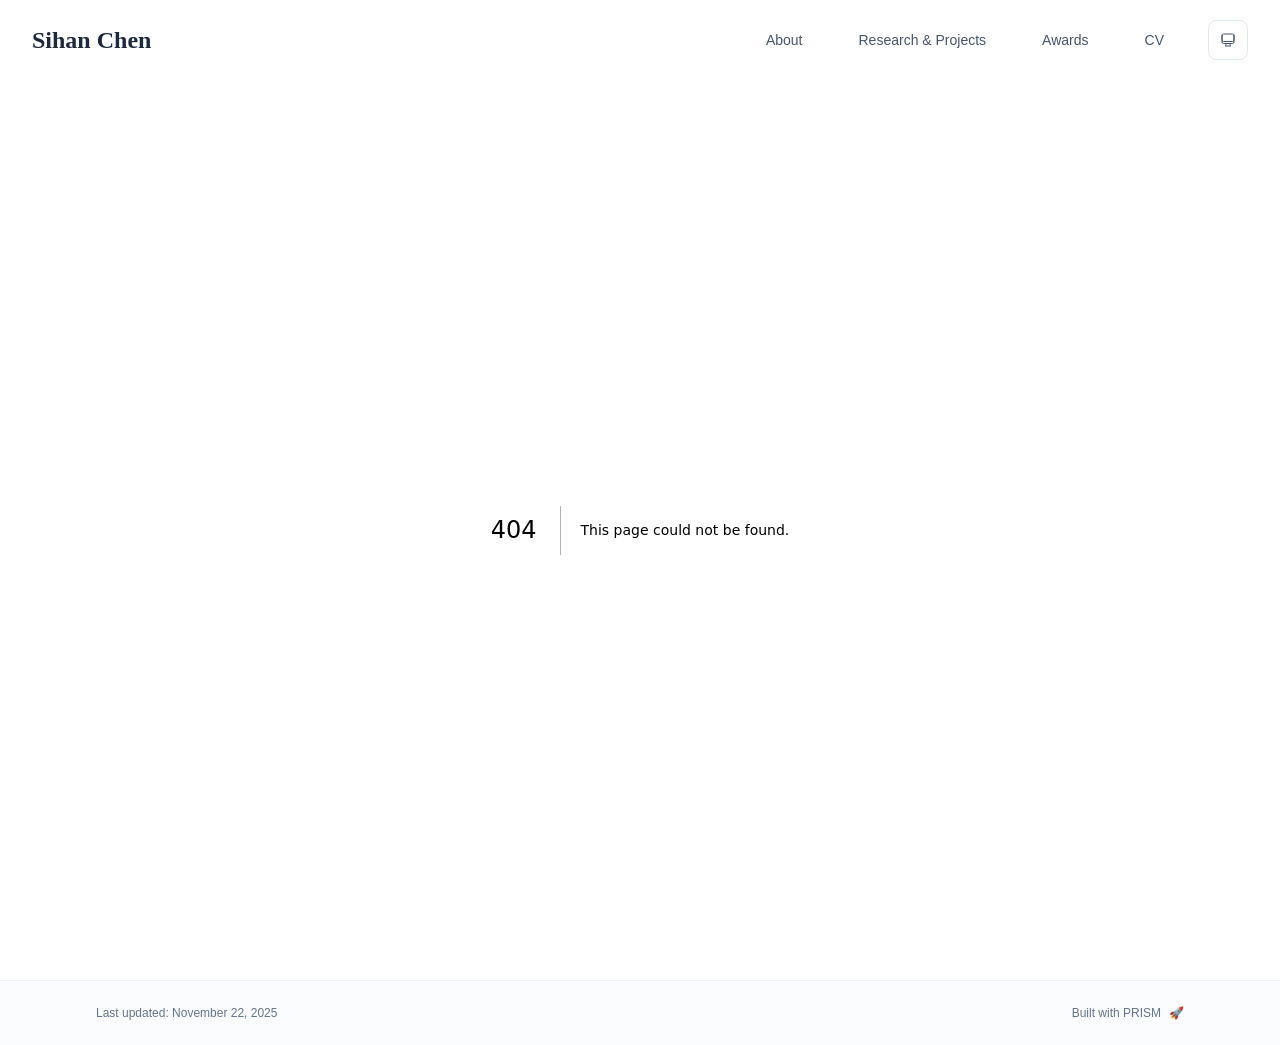
<file: 404/index.html>
<!DOCTYPE html><html lang="en" class="scroll-smooth"><head><meta charSet="utf-8"/><meta name="viewport" content="width=device-width, initial-scale=1"/><link rel="stylesheet" href="/_next/static/css/da8c921f5fc87db8.css" data-precedence="next"/><link rel="preload" as="script" fetchPriority="low" href="/_next/static/chunks/webpack-679b75d1c4c2027c.js"/><script src="/_next/static/chunks/4bd1b696-70b6d399998de86a.js" async=""></script><script src="/_next/static/chunks/684-5aaa8290a129f299.js" async=""></script><script src="/_next/static/chunks/main-app-0d3df2ae9838b63c.js" async=""></script><script src="/_next/static/chunks/444-514986c7bcaa627f.js" async=""></script><script src="/_next/static/chunks/874-6cc630662f3664af.js" async=""></script><script src="/_next/static/chunks/479-a7fca1ea99bf577c.js" async=""></script><script src="/_next/static/chunks/app/layout-56a262e06c4da5bd.js" async=""></script><meta name="robots" content="noindex"/><title>404: This page could not be found.</title><link rel="icon" href="/favicon.svg" type="image/svg+xml"/><link rel="dns-prefetch" href="https://google-fonts.jialeliu.com"/><link rel="preconnect" href="https://google-fonts.jialeliu.com" crossorigin=""/><link rel="preload" as="style" href="https://google-fonts.jialeliu.com/css2?family=Inter:wght@300;400;500;600;700&amp;family=Crimson+Text:ital,wght@0,400;0,600;1,400&amp;display=swap"/><link rel="stylesheet" id="gfonts-css" href="https://google-fonts.jialeliu.com/css2?family=Inter:wght@300;400;500;600;700&amp;family=Crimson+Text:ital,wght@0,400;0,600;1,400&amp;display=swap" media="print"/><script>
              (function(){
                var l = document.getElementById('gfonts-css');
                if (!l) return;
                if (l.media !== 'all') {
                  l.addEventListener('load', function(){ try { l.media = 'all'; } catch(e){} });
                }
              })();
            </script><noscript><link rel="stylesheet" href="https://google-fonts.jialeliu.com/css2?family=Inter:wght@300;400;500;600;700&amp;family=Crimson+Text:ital,wght@0,400;0,600;1,400&amp;display=swap"/></noscript><script>
              try {
                const theme = localStorage.getItem('theme-storage');
                const parsed = theme ? JSON.parse(theme) : null;
                const setting = parsed?.state?.theme || 'system';
                const prefersDark = typeof window !== 'undefined' && window.matchMedia && window.matchMedia('(prefers-color-scheme: dark)').matches;
                const effective = setting === 'dark' ? 'dark' : (setting === 'light' ? 'light' : (prefersDark ? 'dark' : 'light'));
                var root = document.documentElement;
                root.classList.add(effective);
                root.setAttribute('data-theme', effective);
              } catch (e) {
                var root = document.documentElement;
                root.classList.add('light');
                root.setAttribute('data-theme', 'light');
              }
            </script><title>Sihan Chen</title><meta name="description" content="B.Eng. Student in Data Science &amp; Big Data Technology at SCUT"/><meta name="author" content="Sihan Chen"/><meta name="keywords" content="Sihan Chen,PhD,Research,South China University of Technology (SCUT)"/><meta name="creator" content="Sihan Chen"/><meta name="publisher" content="Sihan Chen"/><meta property="og:title" content="Sihan Chen"/><meta property="og:description" content="B.Eng. Student in Data Science &amp; Big Data Technology at SCUT"/><meta property="og:site_name" content="Sihan Chen&#x27;s Academic Website"/><meta property="og:locale" content="en_US"/><meta property="og:type" content="website"/><meta name="twitter:card" content="summary"/><meta name="twitter:title" content="Sihan Chen"/><meta name="twitter:description" content="B.Eng. Student in Data Science &amp; Big Data Technology at SCUT"/><link rel="icon" href="/favicon.svg"/><script>document.querySelectorAll('body link[rel="icon"], body link[rel="apple-touch-icon"]').forEach(el => document.head.appendChild(el))</script><script src="/_next/static/chunks/polyfills-42372ed130431b0a.js" noModule=""></script></head><body class="font-sans antialiased"><div style="visibility:hidden"><nav class="fixed top-0 left-0 right-0 z-50" data-headlessui-state=""><div class="transition-all duration-300 ease-out bg-transparent" style="transform:translateY(-100px)"><div class="max-w-7xl mx-auto px-4 sm:px-6 lg:px-8"><div class="flex justify-between items-center h-16 lg:h-20"><div class="flex-shrink-0" tabindex="0"><a class="text-xl lg:text-2xl font-serif font-semibold text-primary hover:text-accent transition-colors duration-200" href="/">Sihan Chen</a></div><div class="hidden lg:block"><div class="ml-10 flex items-center space-x-8"><div class="flex items-baseline space-x-8"><a class="relative px-3 py-2 text-sm font-medium transition-all duration-200 rounded hover:bg-accent/10 hover:shadow-sm text-neutral-600 hover:text-primary" href="/"><span class="relative z-10">About</span></a><a class="relative px-3 py-2 text-sm font-medium transition-all duration-200 rounded hover:bg-accent/10 hover:shadow-sm text-neutral-600 hover:text-primary" href="/projects/"><span class="relative z-10">Research &amp; Projects</span></a><a class="relative px-3 py-2 text-sm font-medium transition-all duration-200 rounded hover:bg-accent/10 hover:shadow-sm text-neutral-600 hover:text-primary" href="/awards/"><span class="relative z-10">Awards</span></a><a class="relative px-3 py-2 text-sm font-medium transition-all duration-200 rounded hover:bg-accent/10 hover:shadow-sm text-neutral-600 hover:text-primary" href="/cv/"><span class="relative z-10">CV</span></a></div><div class="flex items-center justify-center w-10 h-10 rounded-lg border border-neutral-200 dark:border-[rgba(148,163,184,0.24)] bg-background dark:bg-neutral-800"><div class="w-4 h-4 rounded-full bg-neutral-300 animate-pulse"></div></div></div></div><div class="lg:hidden flex items-center space-x-2"><div class="flex items-center justify-center w-10 h-10 rounded-lg border border-neutral-200 dark:border-[rgba(148,163,184,0.24)] bg-background dark:bg-neutral-800"><div class="w-4 h-4 rounded-full bg-neutral-300 animate-pulse"></div></div><button class="inline-flex items-center justify-center p-2 rounded-md text-neutral-600 hover:text-primary hover:bg-neutral-100 dark:hover:bg-neutral-800 focus:outline-none focus:ring-2 focus:ring-inset focus:ring-accent transition-colors duration-200" id="headlessui-disclosure-button-«R5pdb»" type="button" aria-expanded="false" data-headlessui-state=""><span class="sr-only">Open main menu</span><div><svg xmlns="http://www.w3.org/2000/svg" fill="none" viewBox="0 0 24 24" stroke-width="1.5" stroke="currentColor" aria-hidden="true" data-slot="icon" class="block h-6 w-6"><path stroke-linecap="round" stroke-linejoin="round" d="M3.75 6.75h16.5M3.75 12h16.5m-16.5 5.25h16.5"></path></svg></div></button></div></div></div></div></nav><main class="min-h-screen pt-16 lg:pt-20"><div style="font-family:system-ui,&quot;Segoe UI&quot;,Roboto,Helvetica,Arial,sans-serif,&quot;Apple Color Emoji&quot;,&quot;Segoe UI Emoji&quot;;height:100vh;text-align:center;display:flex;flex-direction:column;align-items:center;justify-content:center"><div><style>body{color:#000;background:#fff;margin:0}.next-error-h1{border-right:1px solid rgba(0,0,0,.3)}@media (prefers-color-scheme:dark){body{color:#fff;background:#000}.next-error-h1{border-right:1px solid rgba(255,255,255,.3)}}</style><h1 class="next-error-h1" style="display:inline-block;margin:0 20px 0 0;padding:0 23px 0 0;font-size:24px;font-weight:500;vertical-align:top;line-height:49px">404</h1><div style="display:inline-block"><h2 style="font-size:14px;font-weight:400;line-height:49px;margin:0">This page could not be found.</h2></div></div></div><!--$--><!--/$--><!--$--><!--/$--></main><footer class="border-t border-neutral-200/50 bg-neutral-50/50 dark:bg-neutral-900/50 dark:border-neutral-700/50"><div class="max-w-6xl mx-auto px-4 sm:px-6 lg:px-8 py-6"><div class="flex flex-col sm:flex-row justify-between items-center gap-2"><p class="text-xs text-neutral-500">Last updated: <!-- -->November 22, 2025</p><p class="text-xs text-neutral-500 flex items-center"><a href="https://github.com/xyjoey/PRISM" target="_blank" rel="noopener noreferrer">Built with PRISM</a><span class="ml-2">🚀</span></p></div></div></footer></div><script src="/_next/static/chunks/webpack-679b75d1c4c2027c.js" async=""></script><script>(self.__next_f=self.__next_f||[]).push([0])</script><script>self.__next_f.push([1,"1:\"$Sreact.fragment\"\n2:I[3719,[\"444\",\"static/chunks/444-514986c7bcaa627f.js\",\"874\",\"static/chunks/874-6cc630662f3664af.js\",\"479\",\"static/chunks/479-a7fca1ea99bf577c.js\",\"177\",\"static/chunks/app/layout-56a262e06c4da5bd.js\"],\"ThemeProvider\"]\n3:I[768,[\"444\",\"static/chunks/444-514986c7bcaa627f.js\",\"874\",\"static/chunks/874-6cc630662f3664af.js\",\"479\",\"static/chunks/479-a7fca1ea99bf577c.js\",\"177\",\"static/chunks/app/layout-56a262e06c4da5bd.js\"],\"default\"]\n4:I[7555,[],\"\"]\n5:I[1295,[],\"\"]\n6:I[2548,[\"444\",\"static/chunks/444-514986c7bcaa627f.js\",\"874\",\"static/chunks/874-6cc630662f3664af.js\",\"479\",\"static/chunks/479-a7fca1ea99bf577c.js\",\"177\",\"static/chunks/app/layout-56a262e06c4da5bd.js\"],\"default\"]\n7:I[9665,[],\"MetadataBoundary\"]\n9:I[9665,[],\"OutletBoundary\"]\nc:I[4911,[],\"AsyncMetadataOutlet\"]\ne:I[9665,[],\"ViewportBoundary\"]\n10:I[6614,[],\"\"]\n:HL[\"/_next/static/css/da8c921f5fc87db8.css\",\"style\"]\n"])</script><script>self.__next_f.push([1,"0:{\"P\":null,\"b\":\"5r7FQbi4NffuYcehg97to\",\"p\":\"\",\"c\":[\"\",\"_not-found\",\"\"],\"i\":false,\"f\":[[[\"\",{\"children\":[\"/_not-found\",{\"children\":[\"__PAGE__\",{}]}]},\"$undefined\",\"$undefined\",true],[\"\",[\"$\",\"$1\",\"c\",{\"children\":[[[\"$\",\"link\",\"0\",{\"rel\":\"stylesheet\",\"href\":\"/_next/static/css/da8c921f5fc87db8.css\",\"precedence\":\"next\",\"crossOrigin\":\"$undefined\",\"nonce\":\"$undefined\"}]],[\"$\",\"html\",null,{\"lang\":\"en\",\"className\":\"scroll-smooth\",\"suppressHydrationWarning\":true,\"children\":[[\"$\",\"head\",null,{\"children\":[[\"$\",\"link\",null,{\"rel\":\"icon\",\"href\":\"/favicon.svg\",\"type\":\"image/svg+xml\"}],[\"$\",\"link\",null,{\"rel\":\"dns-prefetch\",\"href\":\"https://google-fonts.jialeliu.com\"}],[\"$\",\"link\",null,{\"rel\":\"preconnect\",\"href\":\"https://google-fonts.jialeliu.com\",\"crossOrigin\":\"\"}],[\"$\",\"link\",null,{\"rel\":\"preload\",\"as\":\"style\",\"href\":\"https://google-fonts.jialeliu.com/css2?family=Inter:wght@300;400;500;600;700\u0026family=Crimson+Text:ital,wght@0,400;0,600;1,400\u0026display=swap\"}],[\"$\",\"link\",null,{\"rel\":\"stylesheet\",\"id\":\"gfonts-css\",\"href\":\"https://google-fonts.jialeliu.com/css2?family=Inter:wght@300;400;500;600;700\u0026family=Crimson+Text:ital,wght@0,400;0,600;1,400\u0026display=swap\",\"media\":\"print\"}],[\"$\",\"script\",null,{\"dangerouslySetInnerHTML\":{\"__html\":\"\\n              (function(){\\n                var l = document.getElementById('gfonts-css');\\n                if (!l) return;\\n                if (l.media !== 'all') {\\n                  l.addEventListener('load', function(){ try { l.media = 'all'; } catch(e){} });\\n                }\\n              })();\\n            \"}}],[\"$\",\"noscript\",null,{\"children\":[\"$\",\"link\",null,{\"rel\":\"stylesheet\",\"href\":\"https://google-fonts.jialeliu.com/css2?family=Inter:wght@300;400;500;600;700\u0026family=Crimson+Text:ital,wght@0,400;0,600;1,400\u0026display=swap\"}]}],[\"$\",\"script\",null,{\"dangerouslySetInnerHTML\":{\"__html\":\"\\n              try {\\n                const theme = localStorage.getItem('theme-storage');\\n                const parsed = theme ? JSON.parse(theme) : null;\\n                const setting = parsed?.state?.theme || 'system';\\n                const prefersDark = typeof window !== 'undefined' \u0026\u0026 window.matchMedia \u0026\u0026 window.matchMedia('(prefers-color-scheme: dark)').matches;\\n                const effective = setting === 'dark' ? 'dark' : (setting === 'light' ? 'light' : (prefersDark ? 'dark' : 'light'));\\n                var root = document.documentElement;\\n                root.classList.add(effective);\\n                root.setAttribute('data-theme', effective);\\n              } catch (e) {\\n                var root = document.documentElement;\\n                root.classList.add('light');\\n                root.setAttribute('data-theme', 'light');\\n              }\\n            \"}}]]}],[\"$\",\"body\",null,{\"className\":\"font-sans antialiased\",\"children\":[\"$\",\"$L2\",null,{\"children\":[[\"$\",\"$L3\",null,{\"items\":[{\"title\":\"About\",\"type\":\"page\",\"target\":\"about\",\"href\":\"/\"},{\"title\":\"Research \u0026 Projects\",\"type\":\"page\",\"target\":\"projects\",\"href\":\"/projects\"},{\"title\":\"Awards\",\"type\":\"page\",\"target\":\"awards\",\"href\":\"/awards\"},{\"title\":\"CV\",\"type\":\"page\",\"target\":\"cv\",\"href\":\"/cv\"}],\"siteTitle\":\"Sihan Chen\"}],[\"$\",\"main\",null,{\"className\":\"min-h-screen pt-16 lg:pt-20\",\"children\":[\"$\",\"$L4\",null,{\"parallelRouterKey\":\"children\",\"error\":\"$undefined\",\"errorStyles\":\"$undefined\",\"errorScripts\":\"$undefined\",\"template\":[\"$\",\"$L5\",null,{}],\"templateStyles\":\"$undefined\",\"templateScripts\":\"$undefined\",\"notFound\":[[[\"$\",\"title\",null,{\"children\":\"404: This page could not be found.\"}],[\"$\",\"div\",null,{\"style\":{\"fontFamily\":\"system-ui,\\\"Segoe UI\\\",Roboto,Helvetica,Arial,sans-serif,\\\"Apple Color Emoji\\\",\\\"Segoe UI Emoji\\\"\",\"height\":\"100vh\",\"textAlign\":\"center\",\"display\":\"flex\",\"flexDirection\":\"column\",\"alignItems\":\"center\",\"justifyContent\":\"center\"},\"children\":[\"$\",\"div\",null,{\"children\":[[\"$\",\"style\",null,{\"dangerouslySetInnerHTML\":{\"__html\":\"body{color:#000;background:#fff;margin:0}.next-error-h1{border-right:1px solid rgba(0,0,0,.3)}@media (prefers-color-scheme:dark){body{color:#fff;background:#000}.next-error-h1{border-right:1px solid rgba(255,255,255,.3)}}\"}}],[\"$\",\"h1\",null,{\"className\":\"next-error-h1\",\"style\":{\"display\":\"inline-block\",\"margin\":\"0 20px 0 0\",\"padding\":\"0 23px 0 0\",\"fontSize\":24,\"fontWeight\":500,\"verticalAlign\":\"top\",\"lineHeight\":\"49px\"},\"children\":404}],[\"$\",\"div\",null,{\"style\":{\"display\":\"inline-block\"},\"children\":[\"$\",\"h2\",null,{\"style\":{\"fontSize\":14,\"fontWeight\":400,\"lineHeight\":\"49px\",\"margin\":0},\"children\":\"This page could not be found.\"}]}]]}]}]],[]],\"forbidden\":\"$undefined\",\"unauthorized\":\"$undefined\"}]}],[\"$\",\"$L6\",null,{\"lastUpdated\":\"November 22, 2025\"}]]}]}]]}]]}],{\"children\":[\"/_not-found\",[\"$\",\"$1\",\"c\",{\"children\":[null,[\"$\",\"$L4\",null,{\"parallelRouterKey\":\"children\",\"error\":\"$undefined\",\"errorStyles\":\"$undefined\",\"errorScripts\":\"$undefined\",\"template\":[\"$\",\"$L5\",null,{}],\"templateStyles\":\"$undefined\",\"templateScripts\":\"$undefined\",\"notFound\":\"$undefined\",\"forbidden\":\"$undefined\",\"unauthorized\":\"$undefined\"}]]}],{\"children\":[\"__PAGE__\",[\"$\",\"$1\",\"c\",{\"children\":[[[\"$\",\"title\",null,{\"children\":\"404: This page could not be found.\"}],[\"$\",\"div\",null,{\"style\":\"$0:f:0:1:1:props:children:1:props:children:1:props:children:props:children:1:props:children:props:notFound:0:1:props:style\",\"children\":[\"$\",\"div\",null,{\"children\":[[\"$\",\"style\",null,{\"dangerouslySetInnerHTML\":{\"__html\":\"body{color:#000;background:#fff;margin:0}.next-error-h1{border-right:1px solid rgba(0,0,0,.3)}@media (prefers-color-scheme:dark){body{color:#fff;background:#000}.next-error-h1{border-right:1px solid rgba(255,255,255,.3)}}\"}}],[\"$\",\"h1\",null,{\"className\":\"next-error-h1\",\"style\":\"$0:f:0:1:1:props:children:1:props:children:1:props:children:props:children:1:props:children:props:notFound:0:1:props:children:props:children:1:props:style\",\"children\":404}],[\"$\",\"div\",null,{\"style\":\"$0:f:0:1:1:props:children:1:props:children:1:props:children:props:children:1:props:children:props:notFound:0:1:props:children:props:children:2:props:style\",\"children\":[\"$\",\"h2\",null,{\"style\":\"$0:f:0:1:1:props:children:1:props:children:1:props:children:props:children:1:props:children:props:notFound:0:1:props:children:props:children:2:props:children:props:style\",\"children\":\"This page could not be found.\"}]}]]}]}]],[\"$\",\"$L7\",null,{\"children\":\"$L8\"}],null,[\"$\",\"$L9\",null,{\"children\":[\"$La\",\"$Lb\",[\"$\",\"$Lc\",null,{\"promise\":\"$@d\"}]]}]]}],{},null,false]},null,false]},null,false],[\"$\",\"$1\",\"h\",{\"children\":[[\"$\",\"meta\",null,{\"name\":\"robots\",\"content\":\"noindex\"}],[\"$\",\"$1\",\"MBnGUTs430GoOe7sJvYLa\",{\"children\":[[\"$\",\"$Le\",null,{\"children\":\"$Lf\"}],null]}],null]}],false]],\"m\":\"$undefined\",\"G\":[\"$10\",\"$undefined\"],\"s\":false,\"S\":true}\n"])</script><script>self.__next_f.push([1,"11:\"$Sreact.suspense\"\n12:I[4911,[],\"AsyncMetadata\"]\n8:[\"$\",\"$11\",null,{\"fallback\":null,\"children\":[\"$\",\"$L12\",null,{\"promise\":\"$@13\"}]}]\n"])</script><script>self.__next_f.push([1,"b:null\n"])</script><script>self.__next_f.push([1,"f:[[\"$\",\"meta\",\"0\",{\"charSet\":\"utf-8\"}],[\"$\",\"meta\",\"1\",{\"name\":\"viewport\",\"content\":\"width=device-width, initial-scale=1\"}]]\na:null\n"])</script><script>self.__next_f.push([1,"13:{\"metadata\":[[\"$\",\"title\",\"0\",{\"children\":\"Sihan Chen\"}],[\"$\",\"meta\",\"1\",{\"name\":\"description\",\"content\":\"B.Eng. Student in Data Science \u0026 Big Data Technology at SCUT\"}],[\"$\",\"meta\",\"2\",{\"name\":\"author\",\"content\":\"Sihan Chen\"}],[\"$\",\"meta\",\"3\",{\"name\":\"keywords\",\"content\":\"Sihan Chen,PhD,Research,South China University of Technology (SCUT)\"}],[\"$\",\"meta\",\"4\",{\"name\":\"creator\",\"content\":\"Sihan Chen\"}],[\"$\",\"meta\",\"5\",{\"name\":\"publisher\",\"content\":\"Sihan Chen\"}],[\"$\",\"meta\",\"6\",{\"property\":\"og:title\",\"content\":\"Sihan Chen\"}],[\"$\",\"meta\",\"7\",{\"property\":\"og:description\",\"content\":\"B.Eng. Student in Data Science \u0026 Big Data Technology at SCUT\"}],[\"$\",\"meta\",\"8\",{\"property\":\"og:site_name\",\"content\":\"Sihan Chen's Academic Website\"}],[\"$\",\"meta\",\"9\",{\"property\":\"og:locale\",\"content\":\"en_US\"}],[\"$\",\"meta\",\"10\",{\"property\":\"og:type\",\"content\":\"website\"}],[\"$\",\"meta\",\"11\",{\"name\":\"twitter:card\",\"content\":\"summary\"}],[\"$\",\"meta\",\"12\",{\"name\":\"twitter:title\",\"content\":\"Sihan Chen\"}],[\"$\",\"meta\",\"13\",{\"name\":\"twitter:description\",\"content\":\"B.Eng. Student in Data Science \u0026 Big Data Technology at SCUT\"}],[\"$\",\"link\",\"14\",{\"rel\":\"icon\",\"href\":\"/favicon.svg\"}]],\"error\":null,\"digest\":\"$undefined\"}\nd:{\"metadata\":\"$13:metadata\",\"error\":null,\"digest\":\"$undefined\"}\n"])</script></body></html>
</file>
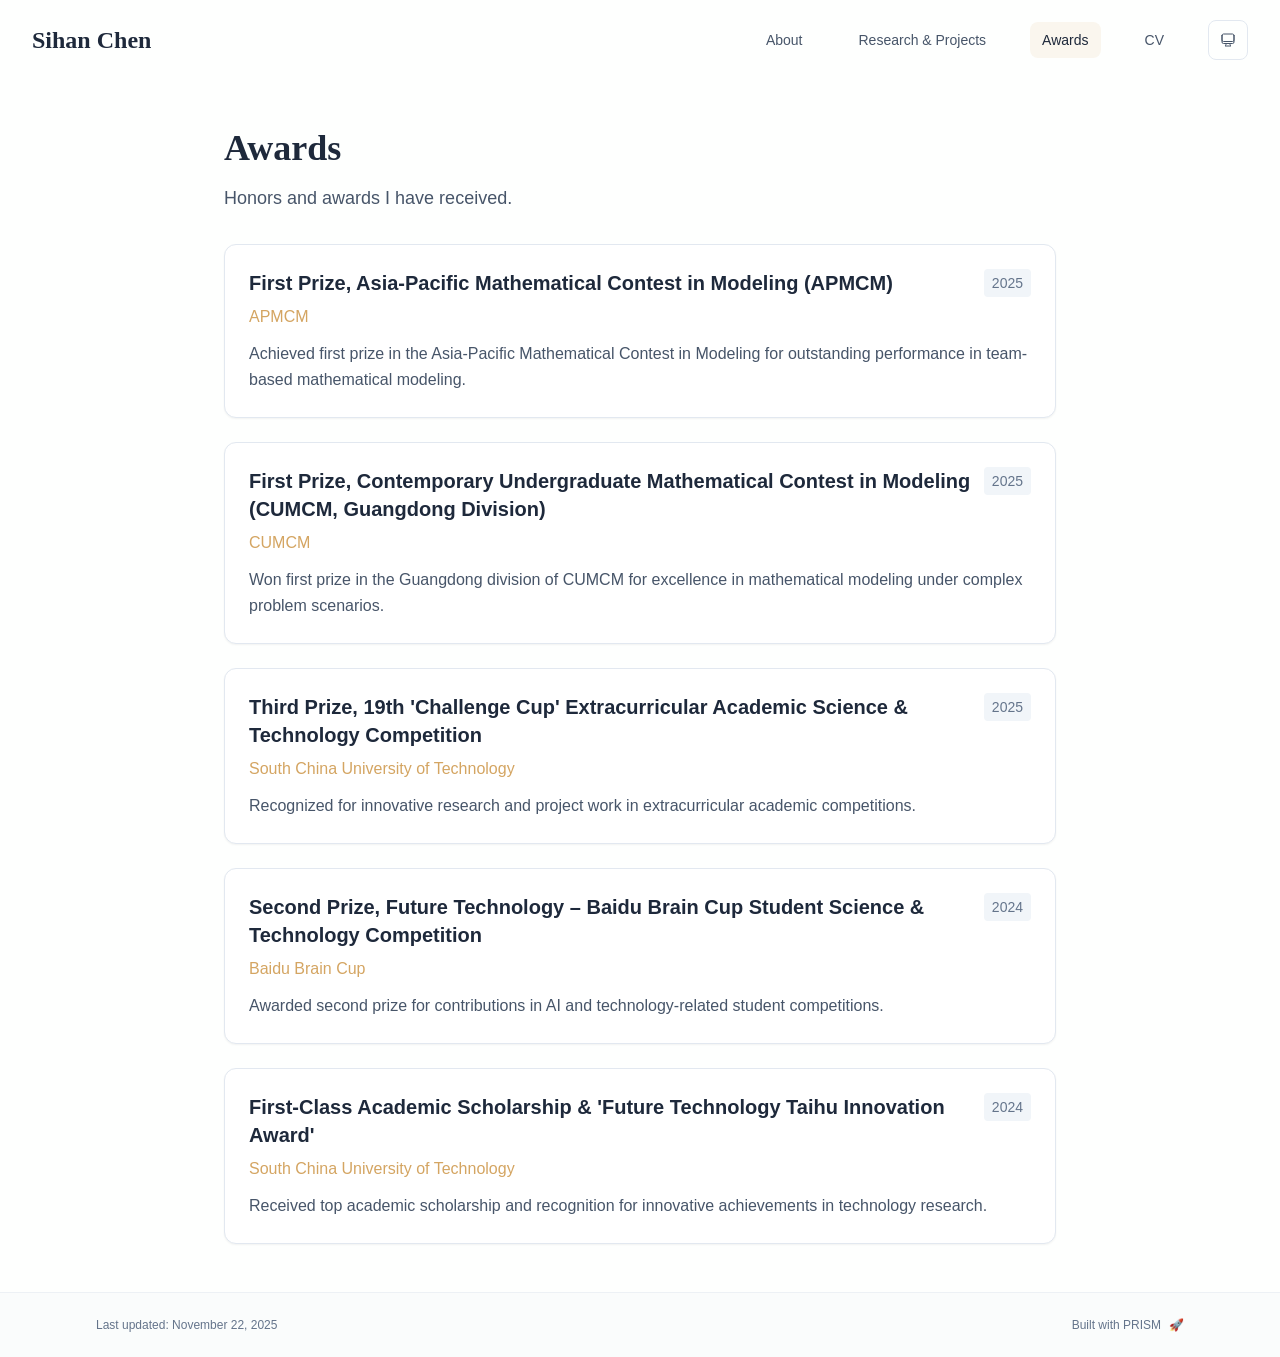
<file: awards/index.html>
<!DOCTYPE html><html lang="en" class="scroll-smooth"><head><meta charSet="utf-8"/><meta name="viewport" content="width=device-width, initial-scale=1"/><link rel="stylesheet" href="/_next/static/css/da8c921f5fc87db8.css" data-precedence="next"/><link rel="preload" as="script" fetchPriority="low" href="/_next/static/chunks/webpack-679b75d1c4c2027c.js"/><script src="/_next/static/chunks/4bd1b696-70b6d399998de86a.js" async=""></script><script src="/_next/static/chunks/684-5aaa8290a129f299.js" async=""></script><script src="/_next/static/chunks/main-app-0d3df2ae9838b63c.js" async=""></script><script src="/_next/static/chunks/444-514986c7bcaa627f.js" async=""></script><script src="/_next/static/chunks/874-6cc630662f3664af.js" async=""></script><script src="/_next/static/chunks/479-a7fca1ea99bf577c.js" async=""></script><script src="/_next/static/chunks/app/layout-56a262e06c4da5bd.js" async=""></script><script src="/_next/static/chunks/537-09a93bf4c8e62e04.js" async=""></script><script src="/_next/static/chunks/app/%5Bslug%5D/page-d78361d276ccb17c.js" async=""></script><link rel="icon" href="/favicon.svg" type="image/svg+xml"/><link rel="dns-prefetch" href="https://google-fonts.jialeliu.com"/><link rel="preconnect" href="https://google-fonts.jialeliu.com" crossorigin=""/><link rel="preload" as="style" href="https://google-fonts.jialeliu.com/css2?family=Inter:wght@300;400;500;600;700&amp;family=Crimson+Text:ital,wght@0,400;0,600;1,400&amp;display=swap"/><link rel="stylesheet" id="gfonts-css" href="https://google-fonts.jialeliu.com/css2?family=Inter:wght@300;400;500;600;700&amp;family=Crimson+Text:ital,wght@0,400;0,600;1,400&amp;display=swap" media="print"/><script>
              (function(){
                var l = document.getElementById('gfonts-css');
                if (!l) return;
                if (l.media !== 'all') {
                  l.addEventListener('load', function(){ try { l.media = 'all'; } catch(e){} });
                }
              })();
            </script><noscript><link rel="stylesheet" href="https://google-fonts.jialeliu.com/css2?family=Inter:wght@300;400;500;600;700&amp;family=Crimson+Text:ital,wght@0,400;0,600;1,400&amp;display=swap"/></noscript><script>
              try {
                const theme = localStorage.getItem('theme-storage');
                const parsed = theme ? JSON.parse(theme) : null;
                const setting = parsed?.state?.theme || 'system';
                const prefersDark = typeof window !== 'undefined' && window.matchMedia && window.matchMedia('(prefers-color-scheme: dark)').matches;
                const effective = setting === 'dark' ? 'dark' : (setting === 'light' ? 'light' : (prefersDark ? 'dark' : 'light'));
                var root = document.documentElement;
                root.classList.add(effective);
                root.setAttribute('data-theme', effective);
              } catch (e) {
                var root = document.documentElement;
                root.classList.add('light');
                root.setAttribute('data-theme', 'light');
              }
            </script><title>Awards | Sihan Chen</title><meta name="description" content="Honors and awards I have received."/><meta name="author" content="Sihan Chen"/><meta name="keywords" content="Sihan Chen,PhD,Research,South China University of Technology (SCUT)"/><meta name="creator" content="Sihan Chen"/><meta name="publisher" content="Sihan Chen"/><meta property="og:title" content="Sihan Chen"/><meta property="og:description" content="B.Eng. Student in Data Science &amp; Big Data Technology at SCUT"/><meta property="og:site_name" content="Sihan Chen&#x27;s Academic Website"/><meta property="og:locale" content="en_US"/><meta property="og:type" content="website"/><meta name="twitter:card" content="summary"/><meta name="twitter:title" content="Sihan Chen"/><meta name="twitter:description" content="B.Eng. Student in Data Science &amp; Big Data Technology at SCUT"/><link rel="icon" href="/favicon.svg"/><script>document.querySelectorAll('body link[rel="icon"], body link[rel="apple-touch-icon"]').forEach(el => document.head.appendChild(el))</script><script src="/_next/static/chunks/polyfills-42372ed130431b0a.js" noModule=""></script></head><body class="font-sans antialiased"><div style="visibility:hidden"><nav class="fixed top-0 left-0 right-0 z-50" data-headlessui-state=""><div class="transition-all duration-300 ease-out bg-transparent" style="transform:translateY(-100px)"><div class="max-w-7xl mx-auto px-4 sm:px-6 lg:px-8"><div class="flex justify-between items-center h-16 lg:h-20"><div class="flex-shrink-0" tabindex="0"><a class="text-xl lg:text-2xl font-serif font-semibold text-primary hover:text-accent transition-colors duration-200" href="/">Sihan Chen</a></div><div class="hidden lg:block"><div class="ml-10 flex items-center space-x-8"><div class="flex items-baseline space-x-8"><a class="relative px-3 py-2 text-sm font-medium transition-all duration-200 rounded hover:bg-accent/10 hover:shadow-sm text-neutral-600 hover:text-primary" href="/"><span class="relative z-10">About</span></a><a class="relative px-3 py-2 text-sm font-medium transition-all duration-200 rounded hover:bg-accent/10 hover:shadow-sm text-neutral-600 hover:text-primary" href="/projects/"><span class="relative z-10">Research &amp; Projects</span></a><a class="relative px-3 py-2 text-sm font-medium transition-all duration-200 rounded hover:bg-accent/10 hover:shadow-sm text-primary" href="/awards/"><span class="relative z-10">Awards</span><div class="absolute inset-0 bg-accent/10 rounded-lg"></div></a><a class="relative px-3 py-2 text-sm font-medium transition-all duration-200 rounded hover:bg-accent/10 hover:shadow-sm text-neutral-600 hover:text-primary" href="/cv/"><span class="relative z-10">CV</span></a></div><div class="flex items-center justify-center w-10 h-10 rounded-lg border border-neutral-200 dark:border-[rgba(148,163,184,0.24)] bg-background dark:bg-neutral-800"><div class="w-4 h-4 rounded-full bg-neutral-300 animate-pulse"></div></div></div></div><div class="lg:hidden flex items-center space-x-2"><div class="flex items-center justify-center w-10 h-10 rounded-lg border border-neutral-200 dark:border-[rgba(148,163,184,0.24)] bg-background dark:bg-neutral-800"><div class="w-4 h-4 rounded-full bg-neutral-300 animate-pulse"></div></div><button class="inline-flex items-center justify-center p-2 rounded-md text-neutral-600 hover:text-primary hover:bg-neutral-100 dark:hover:bg-neutral-800 focus:outline-none focus:ring-2 focus:ring-inset focus:ring-accent transition-colors duration-200" id="headlessui-disclosure-button-«R5pdb»" type="button" aria-expanded="false" data-headlessui-state=""><span class="sr-only">Open main menu</span><div><svg xmlns="http://www.w3.org/2000/svg" fill="none" viewBox="0 0 24 24" stroke-width="1.5" stroke="currentColor" aria-hidden="true" data-slot="icon" class="block h-6 w-6"><path stroke-linecap="round" stroke-linejoin="round" d="M3.75 6.75h16.5M3.75 12h16.5m-16.5 5.25h16.5"></path></svg></div></button></div></div></div></div></nav><main class="min-h-screen pt-16 lg:pt-20"><div class="max-w-4xl mx-auto px-4 sm:px-6 lg:px-8 py-12"><div style="opacity:0;transform:translateY(20px)"><div class="mb-8"><h1 class="text-4xl font-serif font-bold text-primary mb-4">Awards</h1><p class="text-lg text-neutral-600 dark:text-neutral-500 max-w-2xl">Honors and awards I have received.</p></div><div class="grid gap-6"><div class="bg-white dark:bg-neutral-900 p-6 rounded-xl shadow-sm border border-neutral-200 dark:border-neutral-800 hover:shadow-lg transition-all duration-200 hover:scale-[1.01]" style="opacity:0;transform:translateY(20px)"><div class="flex justify-between items-start mb-2"><h3 class="text-xl font-semibold text-primary">First Prize, Asia-Pacific Mathematical Contest in Modeling (APMCM)</h3><span class="text-sm text-neutral-500 font-medium bg-neutral-100 dark:bg-neutral-800 px-2 py-1 rounded">2025</span></div><p class="text-accent font-medium mb-3">APMCM</p><p class="text-neutral-600 dark:text-neutral-500 leading-relaxed">Achieved first prize in the Asia-Pacific Mathematical Contest in Modeling for outstanding performance in team-based mathematical modeling.</p></div><div class="bg-white dark:bg-neutral-900 p-6 rounded-xl shadow-sm border border-neutral-200 dark:border-neutral-800 hover:shadow-lg transition-all duration-200 hover:scale-[1.01]" style="opacity:0;transform:translateY(20px)"><div class="flex justify-between items-start mb-2"><h3 class="text-xl font-semibold text-primary">First Prize, Contemporary Undergraduate Mathematical Contest in Modeling (CUMCM, Guangdong Division)</h3><span class="text-sm text-neutral-500 font-medium bg-neutral-100 dark:bg-neutral-800 px-2 py-1 rounded">2025</span></div><p class="text-accent font-medium mb-3">CUMCM</p><p class="text-neutral-600 dark:text-neutral-500 leading-relaxed">Won first prize in the Guangdong division of CUMCM for excellence in mathematical modeling under complex problem scenarios.</p></div><div class="bg-white dark:bg-neutral-900 p-6 rounded-xl shadow-sm border border-neutral-200 dark:border-neutral-800 hover:shadow-lg transition-all duration-200 hover:scale-[1.01]" style="opacity:0;transform:translateY(20px)"><div class="flex justify-between items-start mb-2"><h3 class="text-xl font-semibold text-primary">Third Prize, 19th &#x27;Challenge Cup&#x27; Extracurricular Academic Science &amp; Technology Competition</h3><span class="text-sm text-neutral-500 font-medium bg-neutral-100 dark:bg-neutral-800 px-2 py-1 rounded">2025</span></div><p class="text-accent font-medium mb-3">South China University of Technology</p><p class="text-neutral-600 dark:text-neutral-500 leading-relaxed">Recognized for innovative research and project work in extracurricular academic competitions.</p></div><div class="bg-white dark:bg-neutral-900 p-6 rounded-xl shadow-sm border border-neutral-200 dark:border-neutral-800 hover:shadow-lg transition-all duration-200 hover:scale-[1.01]" style="opacity:0;transform:translateY(20px)"><div class="flex justify-between items-start mb-2"><h3 class="text-xl font-semibold text-primary">Second Prize, Future Technology – Baidu Brain Cup Student Science &amp; Technology Competition</h3><span class="text-sm text-neutral-500 font-medium bg-neutral-100 dark:bg-neutral-800 px-2 py-1 rounded">2024</span></div><p class="text-accent font-medium mb-3">Baidu Brain Cup</p><p class="text-neutral-600 dark:text-neutral-500 leading-relaxed">Awarded second prize for contributions in AI and technology-related student competitions.</p></div><div class="bg-white dark:bg-neutral-900 p-6 rounded-xl shadow-sm border border-neutral-200 dark:border-neutral-800 hover:shadow-lg transition-all duration-200 hover:scale-[1.01]" style="opacity:0;transform:translateY(20px)"><div class="flex justify-between items-start mb-2"><h3 class="text-xl font-semibold text-primary">First-Class Academic Scholarship &amp; &#x27;Future Technology Taihu Innovation Award&#x27;</h3><span class="text-sm text-neutral-500 font-medium bg-neutral-100 dark:bg-neutral-800 px-2 py-1 rounded">2024</span></div><p class="text-accent font-medium mb-3">South China University of Technology</p><p class="text-neutral-600 dark:text-neutral-500 leading-relaxed">Received top academic scholarship and recognition for innovative achievements in technology research.</p></div></div></div></div><!--$--><!--/$--><!--$--><!--/$--></main><footer class="border-t border-neutral-200/50 bg-neutral-50/50 dark:bg-neutral-900/50 dark:border-neutral-700/50"><div class="max-w-6xl mx-auto px-4 sm:px-6 lg:px-8 py-6"><div class="flex flex-col sm:flex-row justify-between items-center gap-2"><p class="text-xs text-neutral-500">Last updated: <!-- -->November 22, 2025</p><p class="text-xs text-neutral-500 flex items-center"><a href="https://github.com/xyjoey/PRISM" target="_blank" rel="noopener noreferrer">Built with PRISM</a><span class="ml-2">🚀</span></p></div></div></footer></div><script src="/_next/static/chunks/webpack-679b75d1c4c2027c.js" async=""></script><script>(self.__next_f=self.__next_f||[]).push([0])</script><script>self.__next_f.push([1,"1:\"$Sreact.fragment\"\n2:I[3719,[\"444\",\"static/chunks/444-514986c7bcaa627f.js\",\"874\",\"static/chunks/874-6cc630662f3664af.js\",\"479\",\"static/chunks/479-a7fca1ea99bf577c.js\",\"177\",\"static/chunks/app/layout-56a262e06c4da5bd.js\"],\"ThemeProvider\"]\n3:I[768,[\"444\",\"static/chunks/444-514986c7bcaa627f.js\",\"874\",\"static/chunks/874-6cc630662f3664af.js\",\"479\",\"static/chunks/479-a7fca1ea99bf577c.js\",\"177\",\"static/chunks/app/layout-56a262e06c4da5bd.js\"],\"default\"]\n4:I[7555,[],\"\"]\n5:I[1295,[],\"\"]\n6:I[2548,[\"444\",\"static/chunks/444-514986c7bcaa627f.js\",\"874\",\"static/chunks/874-6cc630662f3664af.js\",\"479\",\"static/chunks/479-a7fca1ea99bf577c.js\",\"177\",\"static/chunks/app/layout-56a262e06c4da5bd.js\"],\"default\"]\n8:I[9665,[],\"MetadataBoundary\"]\na:I[9665,[],\"OutletBoundary\"]\nd:I[4911,[],\"AsyncMetadataOutlet\"]\nf:I[9665,[],\"ViewportBoundary\"]\n11:I[6614,[],\"\"]\n:HL[\"/_next/static/css/da8c921f5fc87db8.css\",\"style\"]\n"])</script><script>self.__next_f.push([1,"0:{\"P\":null,\"b\":\"5r7FQbi4NffuYcehg97to\",\"p\":\"\",\"c\":[\"\",\"awards\",\"\"],\"i\":false,\"f\":[[[\"\",{\"children\":[[\"slug\",\"awards\",\"d\"],{\"children\":[\"__PAGE__\",{}]}]},\"$undefined\",\"$undefined\",true],[\"\",[\"$\",\"$1\",\"c\",{\"children\":[[[\"$\",\"link\",\"0\",{\"rel\":\"stylesheet\",\"href\":\"/_next/static/css/da8c921f5fc87db8.css\",\"precedence\":\"next\",\"crossOrigin\":\"$undefined\",\"nonce\":\"$undefined\"}]],[\"$\",\"html\",null,{\"lang\":\"en\",\"className\":\"scroll-smooth\",\"suppressHydrationWarning\":true,\"children\":[[\"$\",\"head\",null,{\"children\":[[\"$\",\"link\",null,{\"rel\":\"icon\",\"href\":\"/favicon.svg\",\"type\":\"image/svg+xml\"}],[\"$\",\"link\",null,{\"rel\":\"dns-prefetch\",\"href\":\"https://google-fonts.jialeliu.com\"}],[\"$\",\"link\",null,{\"rel\":\"preconnect\",\"href\":\"https://google-fonts.jialeliu.com\",\"crossOrigin\":\"\"}],[\"$\",\"link\",null,{\"rel\":\"preload\",\"as\":\"style\",\"href\":\"https://google-fonts.jialeliu.com/css2?family=Inter:wght@300;400;500;600;700\u0026family=Crimson+Text:ital,wght@0,400;0,600;1,400\u0026display=swap\"}],[\"$\",\"link\",null,{\"rel\":\"stylesheet\",\"id\":\"gfonts-css\",\"href\":\"https://google-fonts.jialeliu.com/css2?family=Inter:wght@300;400;500;600;700\u0026family=Crimson+Text:ital,wght@0,400;0,600;1,400\u0026display=swap\",\"media\":\"print\"}],[\"$\",\"script\",null,{\"dangerouslySetInnerHTML\":{\"__html\":\"\\n              (function(){\\n                var l = document.getElementById('gfonts-css');\\n                if (!l) return;\\n                if (l.media !== 'all') {\\n                  l.addEventListener('load', function(){ try { l.media = 'all'; } catch(e){} });\\n                }\\n              })();\\n            \"}}],[\"$\",\"noscript\",null,{\"children\":[\"$\",\"link\",null,{\"rel\":\"stylesheet\",\"href\":\"https://google-fonts.jialeliu.com/css2?family=Inter:wght@300;400;500;600;700\u0026family=Crimson+Text:ital,wght@0,400;0,600;1,400\u0026display=swap\"}]}],[\"$\",\"script\",null,{\"dangerouslySetInnerHTML\":{\"__html\":\"\\n              try {\\n                const theme = localStorage.getItem('theme-storage');\\n                const parsed = theme ? JSON.parse(theme) : null;\\n                const setting = parsed?.state?.theme || 'system';\\n                const prefersDark = typeof window !== 'undefined' \u0026\u0026 window.matchMedia \u0026\u0026 window.matchMedia('(prefers-color-scheme: dark)').matches;\\n                const effective = setting === 'dark' ? 'dark' : (setting === 'light' ? 'light' : (prefersDark ? 'dark' : 'light'));\\n                var root = document.documentElement;\\n                root.classList.add(effective);\\n                root.setAttribute('data-theme', effective);\\n              } catch (e) {\\n                var root = document.documentElement;\\n                root.classList.add('light');\\n                root.setAttribute('data-theme', 'light');\\n              }\\n            \"}}]]}],[\"$\",\"body\",null,{\"className\":\"font-sans antialiased\",\"children\":[\"$\",\"$L2\",null,{\"children\":[[\"$\",\"$L3\",null,{\"items\":[{\"title\":\"About\",\"type\":\"page\",\"target\":\"about\",\"href\":\"/\"},{\"title\":\"Research \u0026 Projects\",\"type\":\"page\",\"target\":\"projects\",\"href\":\"/projects\"},{\"title\":\"Awards\",\"type\":\"page\",\"target\":\"awards\",\"href\":\"/awards\"},{\"title\":\"CV\",\"type\":\"page\",\"target\":\"cv\",\"href\":\"/cv\"}],\"siteTitle\":\"Sihan Chen\"}],[\"$\",\"main\",null,{\"className\":\"min-h-screen pt-16 lg:pt-20\",\"children\":[\"$\",\"$L4\",null,{\"parallelRouterKey\":\"children\",\"error\":\"$undefined\",\"errorStyles\":\"$undefined\",\"errorScripts\":\"$undefined\",\"template\":[\"$\",\"$L5\",null,{}],\"templateStyles\":\"$undefined\",\"templateScripts\":\"$undefined\",\"notFound\":[[[\"$\",\"title\",null,{\"children\":\"404: This page could not be found.\"}],[\"$\",\"div\",null,{\"style\":{\"fontFamily\":\"system-ui,\\\"Segoe UI\\\",Roboto,Helvetica,Arial,sans-serif,\\\"Apple Color Emoji\\\",\\\"Segoe UI Emoji\\\"\",\"height\":\"100vh\",\"textAlign\":\"center\",\"display\":\"flex\",\"flexDirection\":\"column\",\"alignItems\":\"center\",\"justifyContent\":\"center\"},\"children\":[\"$\",\"div\",null,{\"children\":[[\"$\",\"style\",null,{\"dangerouslySetInnerHTML\":{\"__html\":\"body{color:#000;background:#fff;margin:0}.next-error-h1{border-right:1px solid rgba(0,0,0,.3)}@media (prefers-color-scheme:dark){body{color:#fff;background:#000}.next-error-h1{border-right:1px solid rgba(255,255,255,.3)}}\"}}],[\"$\",\"h1\",null,{\"className\":\"next-error-h1\",\"style\":{\"display\":\"inline-block\",\"margin\":\"0 20px 0 0\",\"padding\":\"0 23px 0 0\",\"fontSize\":24,\"fontWeight\":500,\"verticalAlign\":\"top\",\"lineHeight\":\"49px\"},\"children\":404}],[\"$\",\"div\",null,{\"style\":{\"display\":\"inline-block\"},\"children\":[\"$\",\"h2\",null,{\"style\":{\"fontSize\":14,\"fontWeight\":400,\"lineHeight\":\"49px\",\"margin\":0},\"children\":\"This page could not be found.\"}]}]]}]}]],[]],\"forbidden\":\"$undefined\",\"unauthorized\":\"$undefined\"}]}],[\"$\",\"$L6\",null,{\"lastUpdated\":\"November 22, 2025\"}]]}]}]]}]]}],{\"children\":[[\"slug\",\"awards\",\"d\"],[\"$\",\"$1\",\"c\",{\"children\":[null,[\"$\",\"$L4\",null,{\"parallelRouterKey\":\"children\",\"error\":\"$undefined\",\"errorStyles\":\"$undefined\",\"errorScripts\":\"$undefined\",\"template\":[\"$\",\"$L5\",null,{}],\"templateStyles\":\"$undefined\",\"templateScripts\":\"$undefined\",\"notFound\":\"$undefined\",\"forbidden\":\"$undefined\",\"unauthorized\":\"$undefined\"}]]}],{\"children\":[\"__PAGE__\",[\"$\",\"$1\",\"c\",{\"children\":[\"$L7\",[\"$\",\"$L8\",null,{\"children\":\"$L9\"}],null,[\"$\",\"$La\",null,{\"children\":[\"$Lb\",\"$Lc\",[\"$\",\"$Ld\",null,{\"promise\":\"$@e\"}]]}]]}],{},null,false]},null,false]},null,false],[\"$\",\"$1\",\"h\",{\"children\":[null,[\"$\",\"$1\",\"rmtkCTW8yrSuFktoX7JxN\",{\"children\":[[\"$\",\"$Lf\",null,{\"children\":\"$L10\"}],null]}],null]}],false]],\"m\":\"$undefined\",\"G\":[\"$11\",\"$undefined\"],\"s\":false,\"S\":true}\n"])</script><script>self.__next_f.push([1,"12:\"$Sreact.suspense\"\n13:I[4911,[],\"AsyncMetadata\"]\n15:I[3684,[\"444\",\"static/chunks/444-514986c7bcaa627f.js\",\"537\",\"static/chunks/537-09a93bf4c8e62e04.js\",\"182\",\"static/chunks/app/%5Bslug%5D/page-d78361d276ccb17c.js\"],\"default\"]\n9:[\"$\",\"$12\",null,{\"fallback\":null,\"children\":[\"$\",\"$L13\",null,{\"promise\":\"$@14\"}]}]\n7:[\"$\",\"div\",null,{\"className\":\"max-w-4xl mx-auto px-4 sm:px-6 lg:px-8 py-12\",\"children\":[false,false,[\"$\",\"$L15\",null,{\"config\":{\"type\":\"card\",\"title\":\"Awards\",\"description\":\"Honors and awards I have received.\",\"items\":[{\"title\":\"First Prize, Asia-Pacific Mathematical Contest in Modeling (APMCM)\",\"subtitle\":\"APMCM\",\"date\":\"2025\",\"content\":\"Achieved first prize in the Asia-Pacific Mathematical Contest in Modeling for outstanding performance in team-based mathematical modeling.\"},{\"title\":\"First Prize, Contemporary Undergraduate Mathematical Contest in Modeling (CUMCM, Guangdong Division)\",\"subtitle\":\"CUMCM\",\"date\":\"2025\",\"content\":\"Won first prize in the Guangdong division of CUMCM for excellence in mathematical modeling under complex problem scenarios.\"},{\"title\":\"Third Prize, 19th 'Challenge Cup' Extracurricular Academic Science \u0026 Technology Competition\",\"subtitle\":\"South China University of Technology\",\"date\":\"2025\",\"content\":\"Recognized for innovative research and project work in extracurricular academic competitions.\"},{\"title\":\"Second Prize, Future Technology – Baidu Brain Cup Student Science \u0026 Technology Competition\",\"subtitle\":\"Baidu Brain Cup\",\"date\":\"2024\",\"content\":\"Awarded second prize for contributions in AI and technology-related student competitions.\"},{\"title\":\"First-Class Academic Scholarship \u0026 'Future Technology Taihu Innovation Award'\",\"subtitle\":\"South China University of Technology\",\"date\":\"2024\",\"content\":\"Received top academic scholarship and recognition for innovative achievements in technology research.\"}]}}]]}]\n"])</script><script>self.__next_f.push([1,"c:null\n"])</script><script>self.__next_f.push([1,"10:[[\"$\",\"meta\",\"0\",{\"charSet\":\"utf-8\"}],[\"$\",\"meta\",\"1\",{\"name\":\"viewport\",\"content\":\"width=device-width, initial-scale=1\"}]]\nb:null\n"])</script><script>self.__next_f.push([1,"14:{\"metadata\":[[\"$\",\"title\",\"0\",{\"children\":\"Awards | Sihan Chen\"}],[\"$\",\"meta\",\"1\",{\"name\":\"description\",\"content\":\"Honors and awards I have received.\"}],[\"$\",\"meta\",\"2\",{\"name\":\"author\",\"content\":\"Sihan Chen\"}],[\"$\",\"meta\",\"3\",{\"name\":\"keywords\",\"content\":\"Sihan Chen,PhD,Research,South China University of Technology (SCUT)\"}],[\"$\",\"meta\",\"4\",{\"name\":\"creator\",\"content\":\"Sihan Chen\"}],[\"$\",\"meta\",\"5\",{\"name\":\"publisher\",\"content\":\"Sihan Chen\"}],[\"$\",\"meta\",\"6\",{\"property\":\"og:title\",\"content\":\"Sihan Chen\"}],[\"$\",\"meta\",\"7\",{\"property\":\"og:description\",\"content\":\"B.Eng. Student in Data Science \u0026 Big Data Technology at SCUT\"}],[\"$\",\"meta\",\"8\",{\"property\":\"og:site_name\",\"content\":\"Sihan Chen's Academic Website\"}],[\"$\",\"meta\",\"9\",{\"property\":\"og:locale\",\"content\":\"en_US\"}],[\"$\",\"meta\",\"10\",{\"property\":\"og:type\",\"content\":\"website\"}],[\"$\",\"meta\",\"11\",{\"name\":\"twitter:card\",\"content\":\"summary\"}],[\"$\",\"meta\",\"12\",{\"name\":\"twitter:title\",\"content\":\"Sihan Chen\"}],[\"$\",\"meta\",\"13\",{\"name\":\"twitter:description\",\"content\":\"B.Eng. Student in Data Science \u0026 Big Data Technology at SCUT\"}],[\"$\",\"link\",\"14\",{\"rel\":\"icon\",\"href\":\"/favicon.svg\"}]],\"error\":null,\"digest\":\"$undefined\"}\ne:{\"metadata\":\"$14:metadata\",\"error\":null,\"digest\":\"$undefined\"}\n"])</script></body></html>
</file>
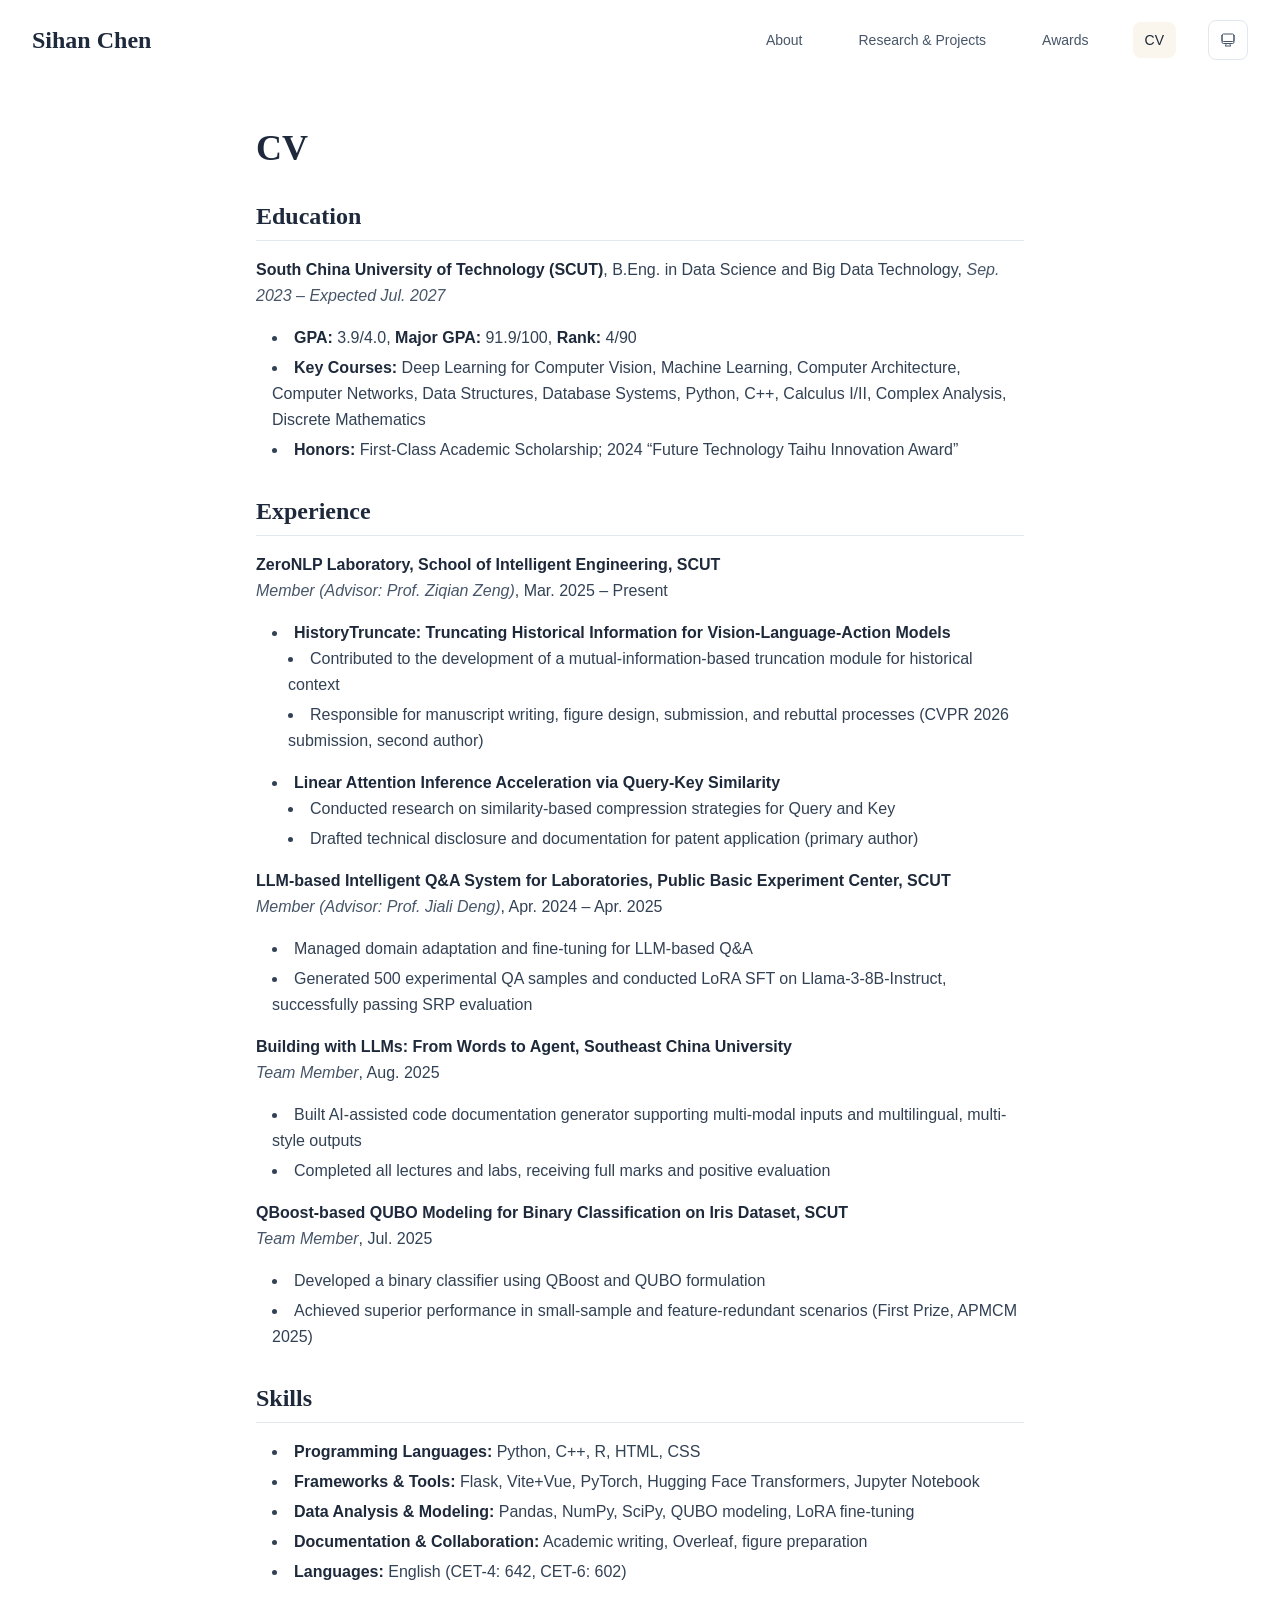
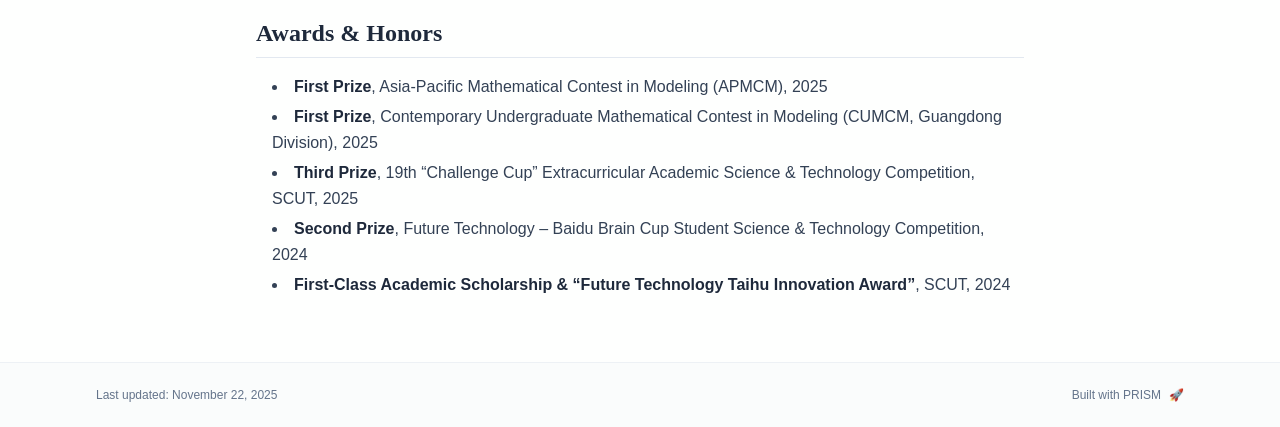
<file: cv/index.html>
<!DOCTYPE html><html lang="en" class="scroll-smooth"><head><meta charSet="utf-8"/><meta name="viewport" content="width=device-width, initial-scale=1"/><link rel="stylesheet" href="/_next/static/css/da8c921f5fc87db8.css" data-precedence="next"/><link rel="preload" as="script" fetchPriority="low" href="/_next/static/chunks/webpack-679b75d1c4c2027c.js"/><script src="/_next/static/chunks/4bd1b696-70b6d399998de86a.js" async=""></script><script src="/_next/static/chunks/684-5aaa8290a129f299.js" async=""></script><script src="/_next/static/chunks/main-app-0d3df2ae9838b63c.js" async=""></script><script src="/_next/static/chunks/444-514986c7bcaa627f.js" async=""></script><script src="/_next/static/chunks/874-6cc630662f3664af.js" async=""></script><script src="/_next/static/chunks/479-a7fca1ea99bf577c.js" async=""></script><script src="/_next/static/chunks/app/layout-56a262e06c4da5bd.js" async=""></script><script src="/_next/static/chunks/537-09a93bf4c8e62e04.js" async=""></script><script src="/_next/static/chunks/app/%5Bslug%5D/page-d78361d276ccb17c.js" async=""></script><link rel="icon" href="/favicon.svg" type="image/svg+xml"/><link rel="dns-prefetch" href="https://google-fonts.jialeliu.com"/><link rel="preconnect" href="https://google-fonts.jialeliu.com" crossorigin=""/><link rel="preload" as="style" href="https://google-fonts.jialeliu.com/css2?family=Inter:wght@300;400;500;600;700&amp;family=Crimson+Text:ital,wght@0,400;0,600;1,400&amp;display=swap"/><link rel="stylesheet" id="gfonts-css" href="https://google-fonts.jialeliu.com/css2?family=Inter:wght@300;400;500;600;700&amp;family=Crimson+Text:ital,wght@0,400;0,600;1,400&amp;display=swap" media="print"/><script>
              (function(){
                var l = document.getElementById('gfonts-css');
                if (!l) return;
                if (l.media !== 'all') {
                  l.addEventListener('load', function(){ try { l.media = 'all'; } catch(e){} });
                }
              })();
            </script><noscript><link rel="stylesheet" href="https://google-fonts.jialeliu.com/css2?family=Inter:wght@300;400;500;600;700&amp;family=Crimson+Text:ital,wght@0,400;0,600;1,400&amp;display=swap"/></noscript><script>
              try {
                const theme = localStorage.getItem('theme-storage');
                const parsed = theme ? JSON.parse(theme) : null;
                const setting = parsed?.state?.theme || 'system';
                const prefersDark = typeof window !== 'undefined' && window.matchMedia && window.matchMedia('(prefers-color-scheme: dark)').matches;
                const effective = setting === 'dark' ? 'dark' : (setting === 'light' ? 'light' : (prefersDark ? 'dark' : 'light'));
                var root = document.documentElement;
                root.classList.add(effective);
                root.setAttribute('data-theme', effective);
              } catch (e) {
                var root = document.documentElement;
                root.classList.add('light');
                root.setAttribute('data-theme', 'light');
              }
            </script><title>CV | Sihan Chen</title><meta name="author" content="Sihan Chen"/><meta name="keywords" content="Sihan Chen,PhD,Research,South China University of Technology (SCUT)"/><meta name="creator" content="Sihan Chen"/><meta name="publisher" content="Sihan Chen"/><meta property="og:title" content="Sihan Chen"/><meta property="og:description" content="B.Eng. Student in Data Science &amp; Big Data Technology at SCUT"/><meta property="og:site_name" content="Sihan Chen&#x27;s Academic Website"/><meta property="og:locale" content="en_US"/><meta property="og:type" content="website"/><meta name="twitter:card" content="summary"/><meta name="twitter:title" content="Sihan Chen"/><meta name="twitter:description" content="B.Eng. Student in Data Science &amp; Big Data Technology at SCUT"/><link rel="icon" href="/favicon.svg"/><script>document.querySelectorAll('body link[rel="icon"], body link[rel="apple-touch-icon"]').forEach(el => document.head.appendChild(el))</script><script src="/_next/static/chunks/polyfills-42372ed130431b0a.js" noModule=""></script></head><body class="font-sans antialiased"><div style="visibility:hidden"><nav class="fixed top-0 left-0 right-0 z-50" data-headlessui-state=""><div class="transition-all duration-300 ease-out bg-transparent" style="transform:translateY(-100px)"><div class="max-w-7xl mx-auto px-4 sm:px-6 lg:px-8"><div class="flex justify-between items-center h-16 lg:h-20"><div class="flex-shrink-0" tabindex="0"><a class="text-xl lg:text-2xl font-serif font-semibold text-primary hover:text-accent transition-colors duration-200" href="/">Sihan Chen</a></div><div class="hidden lg:block"><div class="ml-10 flex items-center space-x-8"><div class="flex items-baseline space-x-8"><a class="relative px-3 py-2 text-sm font-medium transition-all duration-200 rounded hover:bg-accent/10 hover:shadow-sm text-neutral-600 hover:text-primary" href="/"><span class="relative z-10">About</span></a><a class="relative px-3 py-2 text-sm font-medium transition-all duration-200 rounded hover:bg-accent/10 hover:shadow-sm text-neutral-600 hover:text-primary" href="/projects/"><span class="relative z-10">Research &amp; Projects</span></a><a class="relative px-3 py-2 text-sm font-medium transition-all duration-200 rounded hover:bg-accent/10 hover:shadow-sm text-neutral-600 hover:text-primary" href="/awards/"><span class="relative z-10">Awards</span></a><a class="relative px-3 py-2 text-sm font-medium transition-all duration-200 rounded hover:bg-accent/10 hover:shadow-sm text-primary" href="/cv/"><span class="relative z-10">CV</span><div class="absolute inset-0 bg-accent/10 rounded-lg"></div></a></div><div class="flex items-center justify-center w-10 h-10 rounded-lg border border-neutral-200 dark:border-[rgba(148,163,184,0.24)] bg-background dark:bg-neutral-800"><div class="w-4 h-4 rounded-full bg-neutral-300 animate-pulse"></div></div></div></div><div class="lg:hidden flex items-center space-x-2"><div class="flex items-center justify-center w-10 h-10 rounded-lg border border-neutral-200 dark:border-[rgba(148,163,184,0.24)] bg-background dark:bg-neutral-800"><div class="w-4 h-4 rounded-full bg-neutral-300 animate-pulse"></div></div><button class="inline-flex items-center justify-center p-2 rounded-md text-neutral-600 hover:text-primary hover:bg-neutral-100 dark:hover:bg-neutral-800 focus:outline-none focus:ring-2 focus:ring-inset focus:ring-accent transition-colors duration-200" id="headlessui-disclosure-button-«R5pdb»" type="button" aria-expanded="false" data-headlessui-state=""><span class="sr-only">Open main menu</span><div><svg xmlns="http://www.w3.org/2000/svg" fill="none" viewBox="0 0 24 24" stroke-width="1.5" stroke="currentColor" aria-hidden="true" data-slot="icon" class="block h-6 w-6"><path stroke-linecap="round" stroke-linejoin="round" d="M3.75 6.75h16.5M3.75 12h16.5m-16.5 5.25h16.5"></path></svg></div></button></div></div></div></div></nav><main class="min-h-screen pt-16 lg:pt-20"><div class="max-w-4xl mx-auto px-4 sm:px-6 lg:px-8 py-12"><div class="max-w-3xl mx-auto" style="opacity:0;transform:translateY(20px)"><h1 class="text-4xl font-serif font-bold text-primary mb-4">CV</h1><div class="text-neutral-700 dark:text-neutral-600 leading-relaxed"><h2 class="text-2xl font-serif font-bold text-primary mt-8 mb-4 border-b border-neutral-200 dark:border-neutral-800 pb-2">Education</h2>
<p class="mb-4 last:mb-0"><strong class="font-semibold text-primary">South China University of Technology (SCUT)</strong>, B.Eng. in Data Science and Big Data Technology, <em class="italic text-neutral-600 dark:text-neutral-500">Sep. 2023 – Expected Jul. 2027</em></p>
<ul class="list-disc list-inside mb-4 space-y-1 ml-4">
<li class="mb-1"><strong class="font-semibold text-primary">GPA:</strong> 3.9/4.0, <strong class="font-semibold text-primary">Major GPA:</strong> 91.9/100, <strong class="font-semibold text-primary">Rank:</strong> 4/90</li>
<li class="mb-1"><strong class="font-semibold text-primary">Key Courses:</strong> Deep Learning for Computer Vision, Machine Learning, Computer Architecture, Computer Networks, Data Structures, Database Systems, Python, C++, Calculus I/II, Complex Analysis, Discrete Mathematics</li>
<li class="mb-1"><strong class="font-semibold text-primary">Honors:</strong> First-Class Academic Scholarship; 2024 “Future Technology Taihu Innovation Award”</li>
</ul>
<h2 class="text-2xl font-serif font-bold text-primary mt-8 mb-4 border-b border-neutral-200 dark:border-neutral-800 pb-2">Experience</h2>
<p class="mb-4 last:mb-0"><strong class="font-semibold text-primary">ZeroNLP Laboratory, School of Intelligent Engineering, SCUT</strong><br/>
<em class="italic text-neutral-600 dark:text-neutral-500">Member (Advisor: Prof. Ziqian Zeng)</em>, Mar. 2025 – Present</p>
<ul class="list-disc list-inside mb-4 space-y-1 ml-4">
<li class="mb-1"><strong class="font-semibold text-primary">HistoryTruncate: Truncating Historical Information for Vision-Language-Action Models</strong>
<ul class="list-disc list-inside mb-4 space-y-1 ml-4">
<li class="mb-1">Contributed to the development of a mutual-information-based truncation module for historical context</li>
<li class="mb-1">Responsible for manuscript writing, figure design, submission, and rebuttal processes (CVPR 2026 submission, second author)</li>
</ul>
</li>
<li class="mb-1"><strong class="font-semibold text-primary">Linear Attention Inference Acceleration via Query-Key Similarity</strong>
<ul class="list-disc list-inside mb-4 space-y-1 ml-4">
<li class="mb-1">Conducted research on similarity-based compression strategies for Query and Key</li>
<li class="mb-1">Drafted technical disclosure and documentation for patent application (primary author)</li>
</ul>
</li>
</ul>
<p class="mb-4 last:mb-0"><strong class="font-semibold text-primary">LLM-based Intelligent Q&amp;A System for Laboratories, Public Basic Experiment Center, SCUT</strong><br/>
<em class="italic text-neutral-600 dark:text-neutral-500">Member (Advisor: Prof. Jiali Deng)</em>, Apr. 2024 – Apr. 2025</p>
<ul class="list-disc list-inside mb-4 space-y-1 ml-4">
<li class="mb-1">Managed domain adaptation and fine-tuning for LLM-based Q&amp;A</li>
<li class="mb-1">Generated 500 experimental QA samples and conducted LoRA SFT on Llama-3-8B-Instruct, successfully passing SRP evaluation</li>
</ul>
<p class="mb-4 last:mb-0"><strong class="font-semibold text-primary">Building with LLMs: From Words to Agent, Southeast China University</strong><br/>
<em class="italic text-neutral-600 dark:text-neutral-500">Team Member</em>, Aug. 2025</p>
<ul class="list-disc list-inside mb-4 space-y-1 ml-4">
<li class="mb-1">Built AI-assisted code documentation generator supporting multi-modal inputs and multilingual, multi-style outputs</li>
<li class="mb-1">Completed all lectures and labs, receiving full marks and positive evaluation</li>
</ul>
<p class="mb-4 last:mb-0"><strong class="font-semibold text-primary">QBoost-based QUBO Modeling for Binary Classification on Iris Dataset, SCUT</strong><br/>
<em class="italic text-neutral-600 dark:text-neutral-500">Team Member</em>, Jul. 2025</p>
<ul class="list-disc list-inside mb-4 space-y-1 ml-4">
<li class="mb-1">Developed a binary classifier using QBoost and QUBO formulation</li>
<li class="mb-1">Achieved superior performance in small-sample and feature-redundant scenarios (First Prize, APMCM 2025)</li>
</ul>
<h2 class="text-2xl font-serif font-bold text-primary mt-8 mb-4 border-b border-neutral-200 dark:border-neutral-800 pb-2">Skills</h2>
<ul class="list-disc list-inside mb-4 space-y-1 ml-4">
<li class="mb-1"><strong class="font-semibold text-primary">Programming Languages:</strong> Python, C++, R, HTML, CSS</li>
<li class="mb-1"><strong class="font-semibold text-primary">Frameworks &amp; Tools:</strong> Flask, Vite+Vue, PyTorch, Hugging Face Transformers, Jupyter Notebook</li>
<li class="mb-1"><strong class="font-semibold text-primary">Data Analysis &amp; Modeling:</strong> Pandas, NumPy, SciPy, QUBO modeling, LoRA fine-tuning</li>
<li class="mb-1"><strong class="font-semibold text-primary">Documentation &amp; Collaboration:</strong> Academic writing, Overleaf, figure preparation</li>
<li class="mb-1"><strong class="font-semibold text-primary">Languages:</strong> English (CET-4: 642, CET-6: 602)</li>
</ul>
<h2 class="text-2xl font-serif font-bold text-primary mt-8 mb-4 border-b border-neutral-200 dark:border-neutral-800 pb-2">Awards &amp; Honors</h2>
<ul class="list-disc list-inside mb-4 space-y-1 ml-4">
<li class="mb-1"><strong class="font-semibold text-primary">First Prize</strong>, Asia-Pacific Mathematical Contest in Modeling (APMCM), 2025</li>
<li class="mb-1"><strong class="font-semibold text-primary">First Prize</strong>, Contemporary Undergraduate Mathematical Contest in Modeling (CUMCM, Guangdong Division), 2025</li>
<li class="mb-1"><strong class="font-semibold text-primary">Third Prize</strong>, 19th “Challenge Cup” Extracurricular Academic Science &amp; Technology Competition, SCUT, 2025</li>
<li class="mb-1"><strong class="font-semibold text-primary">Second Prize</strong>, Future Technology – Baidu Brain Cup Student Science &amp; Technology Competition, 2024</li>
<li class="mb-1"><strong class="font-semibold text-primary">First-Class Academic Scholarship &amp; “Future Technology Taihu Innovation Award”</strong>, SCUT, 2024</li>
</ul></div></div></div><!--$--><!--/$--><!--$--><!--/$--></main><footer class="border-t border-neutral-200/50 bg-neutral-50/50 dark:bg-neutral-900/50 dark:border-neutral-700/50"><div class="max-w-6xl mx-auto px-4 sm:px-6 lg:px-8 py-6"><div class="flex flex-col sm:flex-row justify-between items-center gap-2"><p class="text-xs text-neutral-500">Last updated: <!-- -->November 22, 2025</p><p class="text-xs text-neutral-500 flex items-center"><a href="https://github.com/xyjoey/PRISM" target="_blank" rel="noopener noreferrer">Built with PRISM</a><span class="ml-2">🚀</span></p></div></div></footer></div><script src="/_next/static/chunks/webpack-679b75d1c4c2027c.js" async=""></script><script>(self.__next_f=self.__next_f||[]).push([0])</script><script>self.__next_f.push([1,"1:\"$Sreact.fragment\"\n2:I[3719,[\"444\",\"static/chunks/444-514986c7bcaa627f.js\",\"874\",\"static/chunks/874-6cc630662f3664af.js\",\"479\",\"static/chunks/479-a7fca1ea99bf577c.js\",\"177\",\"static/chunks/app/layout-56a262e06c4da5bd.js\"],\"ThemeProvider\"]\n3:I[768,[\"444\",\"static/chunks/444-514986c7bcaa627f.js\",\"874\",\"static/chunks/874-6cc630662f3664af.js\",\"479\",\"static/chunks/479-a7fca1ea99bf577c.js\",\"177\",\"static/chunks/app/layout-56a262e06c4da5bd.js\"],\"default\"]\n4:I[7555,[],\"\"]\n5:I[1295,[],\"\"]\n6:I[2548,[\"444\",\"static/chunks/444-514986c7bcaa627f.js\",\"874\",\"static/chunks/874-6cc630662f3664af.js\",\"479\",\"static/chunks/479-a7fca1ea99bf577c.js\",\"177\",\"static/chunks/app/layout-56a262e06c4da5bd.js\"],\"default\"]\n8:I[9665,[],\"MetadataBoundary\"]\na:I[9665,[],\"OutletBoundary\"]\nd:I[4911,[],\"AsyncMetadataOutlet\"]\nf:I[9665,[],\"ViewportBoundary\"]\n11:I[6614,[],\"\"]\n:HL[\"/_next/static/css/da8c921f5fc87db8.css\",\"style\"]\n"])</script><script>self.__next_f.push([1,"0:{\"P\":null,\"b\":\"5r7FQbi4NffuYcehg97to\",\"p\":\"\",\"c\":[\"\",\"cv\",\"\"],\"i\":false,\"f\":[[[\"\",{\"children\":[[\"slug\",\"cv\",\"d\"],{\"children\":[\"__PAGE__\",{}]}]},\"$undefined\",\"$undefined\",true],[\"\",[\"$\",\"$1\",\"c\",{\"children\":[[[\"$\",\"link\",\"0\",{\"rel\":\"stylesheet\",\"href\":\"/_next/static/css/da8c921f5fc87db8.css\",\"precedence\":\"next\",\"crossOrigin\":\"$undefined\",\"nonce\":\"$undefined\"}]],[\"$\",\"html\",null,{\"lang\":\"en\",\"className\":\"scroll-smooth\",\"suppressHydrationWarning\":true,\"children\":[[\"$\",\"head\",null,{\"children\":[[\"$\",\"link\",null,{\"rel\":\"icon\",\"href\":\"/favicon.svg\",\"type\":\"image/svg+xml\"}],[\"$\",\"link\",null,{\"rel\":\"dns-prefetch\",\"href\":\"https://google-fonts.jialeliu.com\"}],[\"$\",\"link\",null,{\"rel\":\"preconnect\",\"href\":\"https://google-fonts.jialeliu.com\",\"crossOrigin\":\"\"}],[\"$\",\"link\",null,{\"rel\":\"preload\",\"as\":\"style\",\"href\":\"https://google-fonts.jialeliu.com/css2?family=Inter:wght@300;400;500;600;700\u0026family=Crimson+Text:ital,wght@0,400;0,600;1,400\u0026display=swap\"}],[\"$\",\"link\",null,{\"rel\":\"stylesheet\",\"id\":\"gfonts-css\",\"href\":\"https://google-fonts.jialeliu.com/css2?family=Inter:wght@300;400;500;600;700\u0026family=Crimson+Text:ital,wght@0,400;0,600;1,400\u0026display=swap\",\"media\":\"print\"}],[\"$\",\"script\",null,{\"dangerouslySetInnerHTML\":{\"__html\":\"\\n              (function(){\\n                var l = document.getElementById('gfonts-css');\\n                if (!l) return;\\n                if (l.media !== 'all') {\\n                  l.addEventListener('load', function(){ try { l.media = 'all'; } catch(e){} });\\n                }\\n              })();\\n            \"}}],[\"$\",\"noscript\",null,{\"children\":[\"$\",\"link\",null,{\"rel\":\"stylesheet\",\"href\":\"https://google-fonts.jialeliu.com/css2?family=Inter:wght@300;400;500;600;700\u0026family=Crimson+Text:ital,wght@0,400;0,600;1,400\u0026display=swap\"}]}],[\"$\",\"script\",null,{\"dangerouslySetInnerHTML\":{\"__html\":\"\\n              try {\\n                const theme = localStorage.getItem('theme-storage');\\n                const parsed = theme ? JSON.parse(theme) : null;\\n                const setting = parsed?.state?.theme || 'system';\\n                const prefersDark = typeof window !== 'undefined' \u0026\u0026 window.matchMedia \u0026\u0026 window.matchMedia('(prefers-color-scheme: dark)').matches;\\n                const effective = setting === 'dark' ? 'dark' : (setting === 'light' ? 'light' : (prefersDark ? 'dark' : 'light'));\\n                var root = document.documentElement;\\n                root.classList.add(effective);\\n                root.setAttribute('data-theme', effective);\\n              } catch (e) {\\n                var root = document.documentElement;\\n                root.classList.add('light');\\n                root.setAttribute('data-theme', 'light');\\n              }\\n            \"}}]]}],[\"$\",\"body\",null,{\"className\":\"font-sans antialiased\",\"children\":[\"$\",\"$L2\",null,{\"children\":[[\"$\",\"$L3\",null,{\"items\":[{\"title\":\"About\",\"type\":\"page\",\"target\":\"about\",\"href\":\"/\"},{\"title\":\"Research \u0026 Projects\",\"type\":\"page\",\"target\":\"projects\",\"href\":\"/projects\"},{\"title\":\"Awards\",\"type\":\"page\",\"target\":\"awards\",\"href\":\"/awards\"},{\"title\":\"CV\",\"type\":\"page\",\"target\":\"cv\",\"href\":\"/cv\"}],\"siteTitle\":\"Sihan Chen\"}],[\"$\",\"main\",null,{\"className\":\"min-h-screen pt-16 lg:pt-20\",\"children\":[\"$\",\"$L4\",null,{\"parallelRouterKey\":\"children\",\"error\":\"$undefined\",\"errorStyles\":\"$undefined\",\"errorScripts\":\"$undefined\",\"template\":[\"$\",\"$L5\",null,{}],\"templateStyles\":\"$undefined\",\"templateScripts\":\"$undefined\",\"notFound\":[[[\"$\",\"title\",null,{\"children\":\"404: This page could not be found.\"}],[\"$\",\"div\",null,{\"style\":{\"fontFamily\":\"system-ui,\\\"Segoe UI\\\",Roboto,Helvetica,Arial,sans-serif,\\\"Apple Color Emoji\\\",\\\"Segoe UI Emoji\\\"\",\"height\":\"100vh\",\"textAlign\":\"center\",\"display\":\"flex\",\"flexDirection\":\"column\",\"alignItems\":\"center\",\"justifyContent\":\"center\"},\"children\":[\"$\",\"div\",null,{\"children\":[[\"$\",\"style\",null,{\"dangerouslySetInnerHTML\":{\"__html\":\"body{color:#000;background:#fff;margin:0}.next-error-h1{border-right:1px solid rgba(0,0,0,.3)}@media (prefers-color-scheme:dark){body{color:#fff;background:#000}.next-error-h1{border-right:1px solid rgba(255,255,255,.3)}}\"}}],[\"$\",\"h1\",null,{\"className\":\"next-error-h1\",\"style\":{\"display\":\"inline-block\",\"margin\":\"0 20px 0 0\",\"padding\":\"0 23px 0 0\",\"fontSize\":24,\"fontWeight\":500,\"verticalAlign\":\"top\",\"lineHeight\":\"49px\"},\"children\":404}],[\"$\",\"div\",null,{\"style\":{\"display\":\"inline-block\"},\"children\":[\"$\",\"h2\",null,{\"style\":{\"fontSize\":14,\"fontWeight\":400,\"lineHeight\":\"49px\",\"margin\":0},\"children\":\"This page could not be found.\"}]}]]}]}]],[]],\"forbidden\":\"$undefined\",\"unauthorized\":\"$undefined\"}]}],[\"$\",\"$L6\",null,{\"lastUpdated\":\"November 22, 2025\"}]]}]}]]}]]}],{\"children\":[[\"slug\",\"cv\",\"d\"],[\"$\",\"$1\",\"c\",{\"children\":[null,[\"$\",\"$L4\",null,{\"parallelRouterKey\":\"children\",\"error\":\"$undefined\",\"errorStyles\":\"$undefined\",\"errorScripts\":\"$undefined\",\"template\":[\"$\",\"$L5\",null,{}],\"templateStyles\":\"$undefined\",\"templateScripts\":\"$undefined\",\"notFound\":\"$undefined\",\"forbidden\":\"$undefined\",\"unauthorized\":\"$undefined\"}]]}],{\"children\":[\"__PAGE__\",[\"$\",\"$1\",\"c\",{\"children\":[\"$L7\",[\"$\",\"$L8\",null,{\"children\":\"$L9\"}],null,[\"$\",\"$La\",null,{\"children\":[\"$Lb\",\"$Lc\",[\"$\",\"$Ld\",null,{\"promise\":\"$@e\"}]]}]]}],{},null,false]},null,false]},null,false],[\"$\",\"$1\",\"h\",{\"children\":[null,[\"$\",\"$1\",\"6Eki0qFNfx_n1gyxvBexD\",{\"children\":[[\"$\",\"$Lf\",null,{\"children\":\"$L10\"}],null]}],null]}],false]],\"m\":\"$undefined\",\"G\":[\"$11\",\"$undefined\"],\"s\":false,\"S\":true}\n"])</script><script>self.__next_f.push([1,"12:\"$Sreact.suspense\"\n13:I[4911,[],\"AsyncMetadata\"]\n15:I[4059,[\"444\",\"static/chunks/444-514986c7bcaa627f.js\",\"537\",\"static/chunks/537-09a93bf4c8e62e04.js\",\"182\",\"static/chunks/app/%5Bslug%5D/page-d78361d276ccb17c.js\"],\"default\"]\n9:[\"$\",\"$12\",null,{\"fallback\":null,\"children\":[\"$\",\"$L13\",null,{\"promise\":\"$@14\"}]}]\n16:Tbfc,"])</script><script>self.__next_f.push([1,"## Education\n\n**South China University of Technology (SCUT)**, B.Eng. in Data Science and Big Data Technology, *Sep. 2023 – Expected Jul. 2027*\n- **GPA:** 3.9/4.0, **Major GPA:** 91.9/100, **Rank:** 4/90\n- **Key Courses:** Deep Learning for Computer Vision, Machine Learning, Computer Architecture, Computer Networks, Data Structures, Database Systems, Python, C++, Calculus I/II, Complex Analysis, Discrete Mathematics\n- **Honors:** First-Class Academic Scholarship; 2024 “Future Technology Taihu Innovation Award”\n\n## Experience\n\n**ZeroNLP Laboratory, School of Intelligent Engineering, SCUT**  \n*Member (Advisor: Prof. Ziqian Zeng)*, Mar. 2025 – Present\n- **HistoryTruncate: Truncating Historical Information for Vision-Language-Action Models**\n  - Contributed to the development of a mutual-information-based truncation module for historical context\n  - Responsible for manuscript writing, figure design, submission, and rebuttal processes (CVPR 2026 submission, second author)\n- **Linear Attention Inference Acceleration via Query-Key Similarity**\n  - Conducted research on similarity-based compression strategies for Query and Key\n  - Drafted technical disclosure and documentation for patent application (primary author)\n\n**LLM-based Intelligent Q\u0026A System for Laboratories, Public Basic Experiment Center, SCUT**  \n*Member (Advisor: Prof. Jiali Deng)*, Apr. 2024 – Apr. 2025\n- Managed domain adaptation and fine-tuning for LLM-based Q\u0026A\n- Generated 500 experimental QA samples and conducted LoRA SFT on Llama-3-8B-Instruct, successfully passing SRP evaluation\n\n**Building with LLMs: From Words to Agent, Southeast China University**  \n*Team Member*, Aug. 2025\n- Built AI-assisted code documentation generator supporting multi-modal inputs and multilingual, multi-style outputs\n- Completed all lectures and labs, receiving full marks and positive evaluation\n\n**QBoost-based QUBO Modeling for Binary Classification on Iris Dataset, SCUT**  \n*Team Member*, Jul. 2025\n- Developed a binary classifier using QBoost and QUBO formulation\n- Achieved superior performance in small-sample and feature-redundant scenarios (First Prize, APMCM 2025)\n\n## Skills\n\n- **Programming Languages:** Python, C++, R, HTML, CSS\n- **Frameworks \u0026 Tools:** Flask, Vite+Vue, PyTorch, Hugging Face Transformers, Jupyter Notebook\n- **Data Analysis \u0026 Modeling:** Pandas, NumPy, SciPy, QUBO modeling, LoRA fine-tuning\n- **Documentation \u0026 Collaboration:** Academic writing, Overleaf, figure preparation\n- **Languages:** English (CET-4: 642, CET-6: 602)\n\n## Awards \u0026 Honors\n\n- **First Prize**, Asia-Pacific Mathematical Contest in Modeling (APMCM), 2025\n- **First Prize**, Contemporary Undergraduate Mathematical Contest in Modeling (CUMCM, Guangdong Division), 2025\n- **Third Prize**, 19th “Challenge Cup” Extracurricular Academic Science \u0026 Technology Competition, SCUT, 2025\n- **Second Prize**, Future Technology – Baidu Brain Cup Student Science \u0026 Technology Competition, 2024\n- **First-Class Academic Scholarship \u0026 “Future Technology Taihu Innovation Award”**, SCUT, 2024"])</script><script>self.__next_f.push([1,"7:[\"$\",\"div\",null,{\"className\":\"max-w-4xl mx-auto px-4 sm:px-6 lg:px-8 py-12\",\"children\":[false,[\"$\",\"$L15\",null,{\"config\":{\"type\":\"text\",\"title\":\"CV\",\"source\":\"cv.md\"},\"content\":\"$16\"}],false]}]\n"])</script><script>self.__next_f.push([1,"c:null\n"])</script><script>self.__next_f.push([1,"10:[[\"$\",\"meta\",\"0\",{\"charSet\":\"utf-8\"}],[\"$\",\"meta\",\"1\",{\"name\":\"viewport\",\"content\":\"width=device-width, initial-scale=1\"}]]\nb:null\n"])</script><script>self.__next_f.push([1,"14:{\"metadata\":[[\"$\",\"title\",\"0\",{\"children\":\"CV | Sihan Chen\"}],[\"$\",\"meta\",\"1\",{\"name\":\"author\",\"content\":\"Sihan Chen\"}],[\"$\",\"meta\",\"2\",{\"name\":\"keywords\",\"content\":\"Sihan Chen,PhD,Research,South China University of Technology (SCUT)\"}],[\"$\",\"meta\",\"3\",{\"name\":\"creator\",\"content\":\"Sihan Chen\"}],[\"$\",\"meta\",\"4\",{\"name\":\"publisher\",\"content\":\"Sihan Chen\"}],[\"$\",\"meta\",\"5\",{\"property\":\"og:title\",\"content\":\"Sihan Chen\"}],[\"$\",\"meta\",\"6\",{\"property\":\"og:description\",\"content\":\"B.Eng. Student in Data Science \u0026 Big Data Technology at SCUT\"}],[\"$\",\"meta\",\"7\",{\"property\":\"og:site_name\",\"content\":\"Sihan Chen's Academic Website\"}],[\"$\",\"meta\",\"8\",{\"property\":\"og:locale\",\"content\":\"en_US\"}],[\"$\",\"meta\",\"9\",{\"property\":\"og:type\",\"content\":\"website\"}],[\"$\",\"meta\",\"10\",{\"name\":\"twitter:card\",\"content\":\"summary\"}],[\"$\",\"meta\",\"11\",{\"name\":\"twitter:title\",\"content\":\"Sihan Chen\"}],[\"$\",\"meta\",\"12\",{\"name\":\"twitter:description\",\"content\":\"B.Eng. Student in Data Science \u0026 Big Data Technology at SCUT\"}],[\"$\",\"link\",\"13\",{\"rel\":\"icon\",\"href\":\"/favicon.svg\"}]],\"error\":null,\"digest\":\"$undefined\"}\ne:{\"metadata\":\"$14:metadata\",\"error\":null,\"digest\":\"$undefined\"}\n"])</script></body></html>
</file>
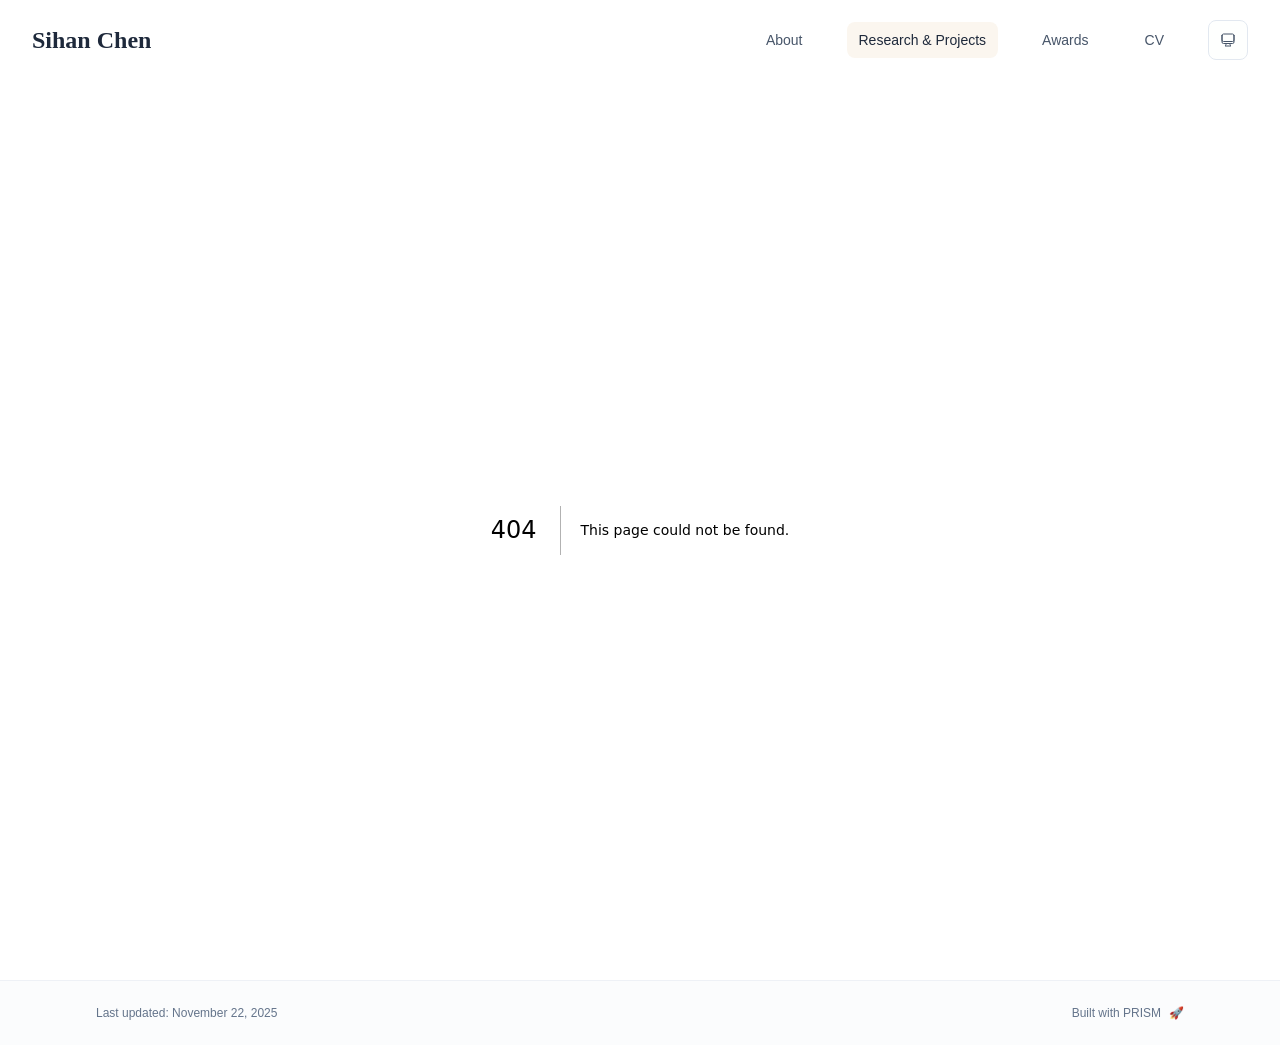
<file: projects/index.html>
<!DOCTYPE html><html id="__next_error__"><head><meta charSet="utf-8"/><meta name="viewport" content="width=device-width, initial-scale=1"/><link rel="preload" as="script" fetchPriority="low" href="/_next/static/chunks/webpack-679b75d1c4c2027c.js"/><script src="/_next/static/chunks/4bd1b696-70b6d399998de86a.js" async=""></script><script src="/_next/static/chunks/684-5aaa8290a129f299.js" async=""></script><script src="/_next/static/chunks/main-app-0d3df2ae9838b63c.js" async=""></script><meta name="robots" content="noindex"/><!--$--><!--/$--><title>Sihan Chen</title><meta name="description" content="B.Eng. Student in Data Science &amp; Big Data Technology at SCUT"/><meta name="author" content="Sihan Chen"/><meta name="keywords" content="Sihan Chen,PhD,Research,South China University of Technology (SCUT)"/><meta name="creator" content="Sihan Chen"/><meta name="publisher" content="Sihan Chen"/><meta property="og:title" content="Sihan Chen"/><meta property="og:description" content="B.Eng. Student in Data Science &amp; Big Data Technology at SCUT"/><meta property="og:site_name" content="Sihan Chen&#x27;s Academic Website"/><meta property="og:locale" content="en_US"/><meta property="og:type" content="website"/><meta name="twitter:card" content="summary"/><meta name="twitter:title" content="Sihan Chen"/><meta name="twitter:description" content="B.Eng. Student in Data Science &amp; Big Data Technology at SCUT"/><link rel="icon" href="/favicon.svg"/><script>document.querySelectorAll('body link[rel="icon"], body link[rel="apple-touch-icon"]').forEach(el => document.head.appendChild(el))</script><script src="/_next/static/chunks/polyfills-42372ed130431b0a.js" noModule=""></script></head><body><!--$--><!--/$--><script src="/_next/static/chunks/webpack-679b75d1c4c2027c.js" async=""></script><script>(self.__next_f=self.__next_f||[]).push([0])</script><script>self.__next_f.push([1,"1:\"$Sreact.fragment\"\n2:I[3719,[\"444\",\"static/chunks/444-514986c7bcaa627f.js\",\"874\",\"static/chunks/874-6cc630662f3664af.js\",\"479\",\"static/chunks/479-a7fca1ea99bf577c.js\",\"177\",\"static/chunks/app/layout-56a262e06c4da5bd.js\"],\"ThemeProvider\"]\n3:I[768,[\"444\",\"static/chunks/444-514986c7bcaa627f.js\",\"874\",\"static/chunks/874-6cc630662f3664af.js\",\"479\",\"static/chunks/479-a7fca1ea99bf577c.js\",\"177\",\"static/chunks/app/layout-56a262e06c4da5bd.js\"],\"default\"]\n4:I[7555,[],\"\"]\n5:I[1295,[],\"\"]\n6:I[2548,[\"444\",\"static/chunks/444-514986c7bcaa627f.js\",\"874\",\"static/chunks/874-6cc630662f3664af.js\",\"479\",\"static/chunks/479-a7fca1ea99bf577c.js\",\"177\",\"static/chunks/app/layout-56a262e06c4da5bd.js\"],\"default\"]\n8:I[9665,[],\"MetadataBoundary\"]\na:I[9665,[],\"OutletBoundary\"]\nd:I[4911,[],\"AsyncMetadataOutlet\"]\nf:I[9665,[],\"ViewportBoundary\"]\n11:I[6614,[],\"\"]\n:HL[\"/_next/static/css/da8c921f5fc87db8.css\",\"style\"]\n"])</script><script>self.__next_f.push([1,"0:{\"P\":null,\"b\":\"5r7FQbi4NffuYcehg97to\",\"p\":\"\",\"c\":[\"\",\"projects\",\"\"],\"i\":false,\"f\":[[[\"\",{\"children\":[[\"slug\",\"projects\",\"d\"],{\"children\":[\"__PAGE__\",{}]}]},\"$undefined\",\"$undefined\",true],[\"\",[\"$\",\"$1\",\"c\",{\"children\":[[[\"$\",\"link\",\"0\",{\"rel\":\"stylesheet\",\"href\":\"/_next/static/css/da8c921f5fc87db8.css\",\"precedence\":\"next\",\"crossOrigin\":\"$undefined\",\"nonce\":\"$undefined\"}]],[\"$\",\"html\",null,{\"lang\":\"en\",\"className\":\"scroll-smooth\",\"suppressHydrationWarning\":true,\"children\":[[\"$\",\"head\",null,{\"children\":[[\"$\",\"link\",null,{\"rel\":\"icon\",\"href\":\"/favicon.svg\",\"type\":\"image/svg+xml\"}],[\"$\",\"link\",null,{\"rel\":\"dns-prefetch\",\"href\":\"https://google-fonts.jialeliu.com\"}],[\"$\",\"link\",null,{\"rel\":\"preconnect\",\"href\":\"https://google-fonts.jialeliu.com\",\"crossOrigin\":\"\"}],[\"$\",\"link\",null,{\"rel\":\"preload\",\"as\":\"style\",\"href\":\"https://google-fonts.jialeliu.com/css2?family=Inter:wght@300;400;500;600;700\u0026family=Crimson+Text:ital,wght@0,400;0,600;1,400\u0026display=swap\"}],[\"$\",\"link\",null,{\"rel\":\"stylesheet\",\"id\":\"gfonts-css\",\"href\":\"https://google-fonts.jialeliu.com/css2?family=Inter:wght@300;400;500;600;700\u0026family=Crimson+Text:ital,wght@0,400;0,600;1,400\u0026display=swap\",\"media\":\"print\"}],[\"$\",\"script\",null,{\"dangerouslySetInnerHTML\":{\"__html\":\"\\n              (function(){\\n                var l = document.getElementById('gfonts-css');\\n                if (!l) return;\\n                if (l.media !== 'all') {\\n                  l.addEventListener('load', function(){ try { l.media = 'all'; } catch(e){} });\\n                }\\n              })();\\n            \"}}],[\"$\",\"noscript\",null,{\"children\":[\"$\",\"link\",null,{\"rel\":\"stylesheet\",\"href\":\"https://google-fonts.jialeliu.com/css2?family=Inter:wght@300;400;500;600;700\u0026family=Crimson+Text:ital,wght@0,400;0,600;1,400\u0026display=swap\"}]}],[\"$\",\"script\",null,{\"dangerouslySetInnerHTML\":{\"__html\":\"\\n              try {\\n                const theme = localStorage.getItem('theme-storage');\\n                const parsed = theme ? JSON.parse(theme) : null;\\n                const setting = parsed?.state?.theme || 'system';\\n                const prefersDark = typeof window !== 'undefined' \u0026\u0026 window.matchMedia \u0026\u0026 window.matchMedia('(prefers-color-scheme: dark)').matches;\\n                const effective = setting === 'dark' ? 'dark' : (setting === 'light' ? 'light' : (prefersDark ? 'dark' : 'light'));\\n                var root = document.documentElement;\\n                root.classList.add(effective);\\n                root.setAttribute('data-theme', effective);\\n              } catch (e) {\\n                var root = document.documentElement;\\n                root.classList.add('light');\\n                root.setAttribute('data-theme', 'light');\\n              }\\n            \"}}]]}],[\"$\",\"body\",null,{\"className\":\"font-sans antialiased\",\"children\":[\"$\",\"$L2\",null,{\"children\":[[\"$\",\"$L3\",null,{\"items\":[{\"title\":\"About\",\"type\":\"page\",\"target\":\"about\",\"href\":\"/\"},{\"title\":\"Research \u0026 Projects\",\"type\":\"page\",\"target\":\"projects\",\"href\":\"/projects\"},{\"title\":\"Awards\",\"type\":\"page\",\"target\":\"awards\",\"href\":\"/awards\"},{\"title\":\"CV\",\"type\":\"page\",\"target\":\"cv\",\"href\":\"/cv\"}],\"siteTitle\":\"Sihan Chen\"}],[\"$\",\"main\",null,{\"className\":\"min-h-screen pt-16 lg:pt-20\",\"children\":[\"$\",\"$L4\",null,{\"parallelRouterKey\":\"children\",\"error\":\"$undefined\",\"errorStyles\":\"$undefined\",\"errorScripts\":\"$undefined\",\"template\":[\"$\",\"$L5\",null,{}],\"templateStyles\":\"$undefined\",\"templateScripts\":\"$undefined\",\"notFound\":[[[\"$\",\"title\",null,{\"children\":\"404: This page could not be found.\"}],[\"$\",\"div\",null,{\"style\":{\"fontFamily\":\"system-ui,\\\"Segoe UI\\\",Roboto,Helvetica,Arial,sans-serif,\\\"Apple Color Emoji\\\",\\\"Segoe UI Emoji\\\"\",\"height\":\"100vh\",\"textAlign\":\"center\",\"display\":\"flex\",\"flexDirection\":\"column\",\"alignItems\":\"center\",\"justifyContent\":\"center\"},\"children\":[\"$\",\"div\",null,{\"children\":[[\"$\",\"style\",null,{\"dangerouslySetInnerHTML\":{\"__html\":\"body{color:#000;background:#fff;margin:0}.next-error-h1{border-right:1px solid rgba(0,0,0,.3)}@media (prefers-color-scheme:dark){body{color:#fff;background:#000}.next-error-h1{border-right:1px solid rgba(255,255,255,.3)}}\"}}],[\"$\",\"h1\",null,{\"className\":\"next-error-h1\",\"style\":{\"display\":\"inline-block\",\"margin\":\"0 20px 0 0\",\"padding\":\"0 23px 0 0\",\"fontSize\":24,\"fontWeight\":500,\"verticalAlign\":\"top\",\"lineHeight\":\"49px\"},\"children\":404}],[\"$\",\"div\",null,{\"style\":{\"display\":\"inline-block\"},\"children\":[\"$\",\"h2\",null,{\"style\":{\"fontSize\":14,\"fontWeight\":400,\"lineHeight\":\"49px\",\"margin\":0},\"children\":\"This page could not be found.\"}]}]]}]}]],[]],\"forbidden\":\"$undefined\",\"unauthorized\":\"$undefined\"}]}],[\"$\",\"$L6\",null,{\"lastUpdated\":\"November 22, 2025\"}]]}]}]]}]]}],{\"children\":[[\"slug\",\"projects\",\"d\"],[\"$\",\"$1\",\"c\",{\"children\":[null,[\"$\",\"$L4\",null,{\"parallelRouterKey\":\"children\",\"error\":\"$undefined\",\"errorStyles\":\"$undefined\",\"errorScripts\":\"$undefined\",\"template\":[\"$\",\"$L5\",null,{}],\"templateStyles\":\"$undefined\",\"templateScripts\":\"$undefined\",\"notFound\":\"$undefined\",\"forbidden\":\"$undefined\",\"unauthorized\":\"$undefined\"}]]}],{\"children\":[\"__PAGE__\",[\"$\",\"$1\",\"c\",{\"children\":[\"$L7\",[\"$\",\"$L8\",null,{\"children\":\"$L9\"}],null,[\"$\",\"$La\",null,{\"children\":[\"$Lb\",\"$Lc\",[\"$\",\"$Ld\",null,{\"promise\":\"$@e\"}]]}]]}],{},null,false]},null,false]},null,false],[\"$\",\"$1\",\"h\",{\"children\":[null,[\"$\",\"$1\",\"Vvo893UMZCXA5aDd5BVBY\",{\"children\":[[\"$\",\"$Lf\",null,{\"children\":\"$L10\"}],null]}],null]}],false]],\"m\":\"$undefined\",\"G\":[\"$11\",\"$undefined\"],\"s\":false,\"S\":true}\n"])</script><script>self.__next_f.push([1,"12:\"$Sreact.suspense\"\n13:I[4911,[],\"AsyncMetadata\"]\n9:[\"$\",\"$12\",null,{\"fallback\":null,\"children\":[\"$\",\"$L13\",null,{\"promise\":\"$@14\"}]}]\n7:E{\"digest\":\"NEXT_HTTP_ERROR_FALLBACK;404\"}\n"])</script><script>self.__next_f.push([1,"c:null\n"])</script><script>self.__next_f.push([1,"10:[[\"$\",\"meta\",\"0\",{\"charSet\":\"utf-8\"}],[\"$\",\"meta\",\"1\",{\"name\":\"viewport\",\"content\":\"width=device-width, initial-scale=1\"}]]\nb:null\n"])</script><script>self.__next_f.push([1,"14:{\"metadata\":[[\"$\",\"title\",\"0\",{\"children\":\"Sihan Chen\"}],[\"$\",\"meta\",\"1\",{\"name\":\"description\",\"content\":\"B.Eng. Student in Data Science \u0026 Big Data Technology at SCUT\"}],[\"$\",\"meta\",\"2\",{\"name\":\"author\",\"content\":\"Sihan Chen\"}],[\"$\",\"meta\",\"3\",{\"name\":\"keywords\",\"content\":\"Sihan Chen,PhD,Research,South China University of Technology (SCUT)\"}],[\"$\",\"meta\",\"4\",{\"name\":\"creator\",\"content\":\"Sihan Chen\"}],[\"$\",\"meta\",\"5\",{\"name\":\"publisher\",\"content\":\"Sihan Chen\"}],[\"$\",\"meta\",\"6\",{\"property\":\"og:title\",\"content\":\"Sihan Chen\"}],[\"$\",\"meta\",\"7\",{\"property\":\"og:description\",\"content\":\"B.Eng. Student in Data Science \u0026 Big Data Technology at SCUT\"}],[\"$\",\"meta\",\"8\",{\"property\":\"og:site_name\",\"content\":\"Sihan Chen's Academic Website\"}],[\"$\",\"meta\",\"9\",{\"property\":\"og:locale\",\"content\":\"en_US\"}],[\"$\",\"meta\",\"10\",{\"property\":\"og:type\",\"content\":\"website\"}],[\"$\",\"meta\",\"11\",{\"name\":\"twitter:card\",\"content\":\"summary\"}],[\"$\",\"meta\",\"12\",{\"name\":\"twitter:title\",\"content\":\"Sihan Chen\"}],[\"$\",\"meta\",\"13\",{\"name\":\"twitter:description\",\"content\":\"B.Eng. Student in Data Science \u0026 Big Data Technology at SCUT\"}],[\"$\",\"link\",\"14\",{\"rel\":\"icon\",\"href\":\"/favicon.svg\"}]],\"error\":null,\"digest\":\"$undefined\"}\ne:{\"metadata\":\"$14:metadata\",\"error\":null,\"digest\":\"$undefined\"}\n"])</script></body></html>
</file>
<file: _next/static/css/da8c921f5fc87db8.css>
/*! tailwindcss v4.1.10 | MIT License | https://tailwindcss.com */@layer properties{@supports (((-webkit-hyphens:none)) and (not (margin-trim:inline))) or ((-moz-orient:inline) and (not (color:rgb(from red r g b)))){*,::backdrop,:after,:before{--tw-translate-x:0;--tw-translate-y:0;--tw-translate-z:0;--tw-rotate-x:initial;--tw-rotate-y:initial;--tw-rotate-z:initial;--tw-skew-x:initial;--tw-skew-y:initial;--tw-space-y-reverse:0;--tw-space-x-reverse:0;--tw-border-style:solid;--tw-leading:initial;--tw-font-weight:initial;--tw-shadow:0 0 #0000;--tw-shadow-color:initial;--tw-shadow-alpha:100%;--tw-inset-shadow:0 0 #0000;--tw-inset-shadow-color:initial;--tw-inset-shadow-alpha:100%;--tw-ring-color:initial;--tw-ring-shadow:0 0 #0000;--tw-inset-ring-color:initial;--tw-inset-ring-shadow:0 0 #0000;--tw-ring-inset:initial;--tw-ring-offset-width:0px;--tw-ring-offset-color:#fff;--tw-ring-offset-shadow:0 0 #0000;--tw-blur:initial;--tw-brightness:initial;--tw-contrast:initial;--tw-grayscale:initial;--tw-hue-rotate:initial;--tw-invert:initial;--tw-opacity:initial;--tw-saturate:initial;--tw-sepia:initial;--tw-drop-shadow:initial;--tw-drop-shadow-color:initial;--tw-drop-shadow-alpha:100%;--tw-drop-shadow-size:initial;--tw-backdrop-blur:initial;--tw-backdrop-brightness:initial;--tw-backdrop-contrast:initial;--tw-backdrop-grayscale:initial;--tw-backdrop-hue-rotate:initial;--tw-backdrop-invert:initial;--tw-backdrop-opacity:initial;--tw-backdrop-saturate:initial;--tw-backdrop-sepia:initial;--tw-duration:initial;--tw-ease:initial;--tw-scale-x:1;--tw-scale-y:1;--tw-scale-z:1}}}@layer theme{:host,:root{--font-sans:"Inter",-apple-system,BlinkMacSystemFont,"Segoe UI",Roboto,sans-serif;--color-red-50:oklch(97.1% .013 17.38);--color-red-400:oklch(70.4% .191 22.216);--color-red-600:oklch(57.7% .245 27.325);--color-red-900:oklch(39.6% .141 25.723);--color-white:#fff;--spacing:.25rem;--container-2xl:42rem;--container-3xl:48rem;--container-4xl:56rem;--container-6xl:72rem;--container-7xl:80rem;--text-xs:.75rem;--text-xs--line-height:calc(1/.75);--text-sm:.875rem;--text-sm--line-height:calc(1.25/.875);--text-base:1rem;--text-base--line-height:calc(1.5/1);--text-lg:1.125rem;--text-lg--line-height:calc(1.75/1.125);--text-xl:1.25rem;--text-xl--line-height:calc(1.75/1.25);--text-2xl:1.5rem;--text-2xl--line-height:calc(2/1.5);--text-3xl:1.875rem;--text-3xl--line-height:calc(2.25/1.875);--text-4xl:2.25rem;--text-4xl--line-height:calc(2.5/2.25);--font-weight-medium:500;--font-weight-semibold:600;--font-weight-bold:700;--leading-tight:1.25;--leading-relaxed:1.625;--radius-md:.375rem;--radius-lg:.5rem;--radius-xl:.75rem;--radius-2xl:1rem;--ease-out:cubic-bezier(0,0,.2,1);--animate-pulse:pulse 2s cubic-bezier(.4,0,.6,1)infinite;--blur-xl:24px;--aspect-video:16/9;--default-transition-duration:.15s;--default-transition-timing-function:cubic-bezier(.4,0,.2,1);--default-font-family:"Inter",-apple-system,BlinkMacSystemFont,"Segoe UI",Roboto,sans-serif;--default-mono-font-family:"SF Mono",Monaco,"Cascadia Code","Roboto Mono",Consolas,"Courier New",monospace;--line-height-normal:1.5;--shadow-glass:0 8px 32px 0 #1f26875e}}@layer base{*,::backdrop,:after,:before{box-sizing:border-box;border:0 solid;margin:0;padding:0}::file-selector-button{box-sizing:border-box;border:0 solid;margin:0;padding:0}:host,html{-webkit-text-size-adjust:100%;tab-size:4;line-height:1.5;font-family:var(--default-font-family,ui-sans-serif,system-ui,sans-serif,"Apple Color Emoji","Segoe UI Emoji","Segoe UI Symbol","Noto Color Emoji");font-feature-settings:var(--default-font-feature-settings,normal);font-variation-settings:var(--default-font-variation-settings,normal);-webkit-tap-highlight-color:transparent}hr{height:0;color:inherit;border-top-width:1px}abbr:where([title]){-webkit-text-decoration:underline dotted;text-decoration:underline dotted}h1,h2,h3,h4,h5,h6{font-size:inherit;font-weight:inherit}a{color:inherit;-webkit-text-decoration:inherit;text-decoration:inherit}b,strong{font-weight:bolder}code,kbd,pre,samp{font-family:var(--default-mono-font-family,ui-monospace,SFMono-Regular,Menlo,Monaco,Consolas,"Liberation Mono","Courier New",monospace);font-feature-settings:var(--default-mono-font-feature-settings,normal);font-variation-settings:var(--default-mono-font-variation-settings,normal);font-size:1em}small{font-size:80%}sub,sup{vertical-align:baseline;font-size:75%;line-height:0;position:relative}sub{bottom:-.25em}sup{top:-.5em}table{text-indent:0;border-color:inherit;border-collapse:collapse}:-moz-focusring{outline:auto}progress{vertical-align:baseline}summary{display:list-item}menu,ol,ul{list-style:none}audio,canvas,embed,iframe,img,object,svg,video{vertical-align:middle;display:block}img,video{max-width:100%;height:auto}button,input,optgroup,select,textarea{font:inherit;font-feature-settings:inherit;font-variation-settings:inherit;letter-spacing:inherit;color:inherit;opacity:1;background-color:#0000;border-radius:0}::file-selector-button{font:inherit;font-feature-settings:inherit;font-variation-settings:inherit;letter-spacing:inherit;color:inherit;opacity:1;background-color:#0000;border-radius:0}:where(select:is([multiple],[size])) optgroup{font-weight:bolder}:where(select:is([multiple],[size])) optgroup option{padding-inline-start:20px}::file-selector-button{margin-inline-end:4px}::placeholder{opacity:1}@supports (not ((-webkit-appearance:-apple-pay-button))) or (contain-intrinsic-size:1px){::placeholder{color:currentColor}@supports (color:color-mix(in lab,red,red)){::placeholder{color:color-mix(in oklab,currentcolor 50%,transparent)}}}textarea{resize:vertical}::-webkit-search-decoration{-webkit-appearance:none}::-webkit-date-and-time-value{min-height:1lh;text-align:inherit}::-webkit-datetime-edit{display:inline-flex}::-webkit-datetime-edit-fields-wrapper{padding:0}::-webkit-datetime-edit,::-webkit-datetime-edit-year-field{padding-block:0}::-webkit-datetime-edit-day-field,::-webkit-datetime-edit-month-field{padding-block:0}::-webkit-datetime-edit-hour-field,::-webkit-datetime-edit-minute-field{padding-block:0}::-webkit-datetime-edit-millisecond-field,::-webkit-datetime-edit-second-field{padding-block:0}::-webkit-datetime-edit-meridiem-field{padding-block:0}:-moz-ui-invalid{box-shadow:none}button,input:where([type=button],[type=reset],[type=submit]){appearance:button}::file-selector-button{appearance:button}::-webkit-inner-spin-button,::-webkit-outer-spin-button{height:auto}[hidden]:where(:not([hidden=until-found])){display:none!important}}@layer components;@layer utilities{.sr-only{clip:rect(0,0,0,0);white-space:nowrap;border-width:0;width:1px;height:1px;margin:-1px;padding:0;overflow:hidden}.absolute,.sr-only{position:absolute}.fixed{position:fixed}.relative{position:relative}.static{position:static}.sticky{position:sticky}.inset-0{inset:calc(var(--spacing)*0)}.top-0{top:calc(var(--spacing)*0)}.top-1\/2{top:50%}.top-2{top:calc(var(--spacing)*2)}.top-8{top:calc(var(--spacing)*8)}.top-full{top:100%}.right-0{right:calc(var(--spacing)*0)}.right-2{right:calc(var(--spacing)*2)}.left-0{left:calc(var(--spacing)*0)}.left-1\/2{left:50%}.left-3{left:calc(var(--spacing)*3)}.z-10{z-index:10}.z-20{z-index:20}.z-40{z-index:40}.z-50{z-index:50}.mx-auto{margin-inline:auto}.my-4{margin-block:calc(var(--spacing)*4)}.mt-1{margin-top:calc(var(--spacing)*1)}.mt-2{margin-top:calc(var(--spacing)*2)}.mt-4{margin-top:calc(var(--spacing)*4)}.mt-6{margin-top:calc(var(--spacing)*6)}.mt-8{margin-top:calc(var(--spacing)*8)}.mt-auto{margin-top:auto}.mr-1{margin-right:calc(var(--spacing)*1)}.mr-1\.5{margin-right:calc(var(--spacing)*1.5)}.mr-2{margin-right:calc(var(--spacing)*2)}.mb-1{margin-bottom:calc(var(--spacing)*1)}.mb-2{margin-bottom:calc(var(--spacing)*2)}.mb-3{margin-bottom:calc(var(--spacing)*3)}.mb-4{margin-bottom:calc(var(--spacing)*4)}.mb-6{margin-bottom:calc(var(--spacing)*6)}.mb-8{margin-bottom:calc(var(--spacing)*8)}.ml-0{margin-left:calc(var(--spacing)*0)}.ml-2{margin-left:calc(var(--spacing)*2)}.ml-4{margin-left:calc(var(--spacing)*4)}.ml-10{margin-left:calc(var(--spacing)*10)}.line-clamp-2{-webkit-line-clamp:2}.line-clamp-2,.line-clamp-3{-webkit-box-orient:vertical;display:-webkit-box;overflow:hidden}.line-clamp-3{-webkit-line-clamp:3}.block{display:block}.contents{display:contents}.flex{display:flex}.grid{display:grid}.hidden{display:none}.inline-flex{display:inline-flex}.aspect-video{aspect-ratio:var(--aspect-video)}.h-0{height:calc(var(--spacing)*0)}.h-2\.5{height:calc(var(--spacing)*2.5)}.h-3{height:calc(var(--spacing)*3)}.h-4{height:calc(var(--spacing)*4)}.h-5{height:calc(var(--spacing)*5)}.h-6{height:calc(var(--spacing)*6)}.h-10{height:calc(var(--spacing)*10)}.h-16{height:calc(var(--spacing)*16)}.h-64{height:calc(var(--spacing)*64)}.h-full{height:100%}.min-h-screen{min-height:100vh}.w-0{width:calc(var(--spacing)*0)}.w-2\.5{width:calc(var(--spacing)*2.5)}.w-3{width:calc(var(--spacing)*3)}.w-4{width:calc(var(--spacing)*4)}.w-5{width:calc(var(--spacing)*5)}.w-6{width:calc(var(--spacing)*6)}.w-10{width:calc(var(--spacing)*10)}.w-16{width:calc(var(--spacing)*16)}.w-32{width:calc(var(--spacing)*32)}.w-64{width:calc(var(--spacing)*64)}.w-full{width:100%}.max-w-2xl{max-width:var(--container-2xl)}.max-w-3xl{max-width:var(--container-3xl)}.max-w-4xl{max-width:var(--container-4xl)}.max-w-6xl{max-width:var(--container-6xl)}.max-w-7xl{max-width:var(--container-7xl)}.max-w-\[calc\(100vw-2rem\)\]{max-width:calc(100vw - 2rem)}.flex-shrink-0{flex-shrink:0}.flex-grow{flex-grow:1}.-translate-x-1\/2{--tw-translate-x:calc(calc(1/2*100%)*-1)}.-translate-x-1\/2,.-translate-y-1\/2{translate:var(--tw-translate-x)var(--tw-translate-y)}.-translate-y-1\/2{--tw-translate-y:calc(calc(1/2*100%)*-1)}.-translate-y-full{--tw-translate-y:-100%;translate:var(--tw-translate-x)var(--tw-translate-y)}.transform{transform:var(--tw-rotate-x,)var(--tw-rotate-y,)var(--tw-rotate-z,)var(--tw-skew-x,)var(--tw-skew-y,)}.animate-pulse{animation:var(--animate-pulse)}.cursor-pointer{cursor:pointer}.list-inside{list-style-position:inside}.list-decimal{list-style-type:decimal}.list-disc{list-style-type:disc}.grid-cols-1{grid-template-columns:repeat(1,minmax(0,1fr))}.flex-col{flex-direction:column}.flex-wrap{flex-wrap:wrap}.items-baseline{align-items:baseline}.items-center{align-items:center}.items-start{align-items:flex-start}.justify-between{justify-content:space-between}.justify-center{justify-content:center}.gap-2{gap:calc(var(--spacing)*2)}.gap-3{gap:calc(var(--spacing)*3)}.gap-4{gap:calc(var(--spacing)*4)}.gap-6{gap:calc(var(--spacing)*6)}.gap-12{gap:calc(var(--spacing)*12)}:where(.space-y-1>:not(:last-child)){--tw-space-y-reverse:0;margin-block-start:calc(calc(var(--spacing)*1)*var(--tw-space-y-reverse));margin-block-end:calc(calc(var(--spacing)*1)*calc(1 - var(--tw-space-y-reverse)))}:where(.space-y-2>:not(:last-child)){--tw-space-y-reverse:0;margin-block-start:calc(calc(var(--spacing)*2)*var(--tw-space-y-reverse));margin-block-end:calc(calc(var(--spacing)*2)*calc(1 - var(--tw-space-y-reverse)))}:where(.space-y-3>:not(:last-child)){--tw-space-y-reverse:0;margin-block-start:calc(calc(var(--spacing)*3)*var(--tw-space-y-reverse));margin-block-end:calc(calc(var(--spacing)*3)*calc(1 - var(--tw-space-y-reverse)))}:where(.space-y-4>:not(:last-child)){--tw-space-y-reverse:0;margin-block-start:calc(calc(var(--spacing)*4)*var(--tw-space-y-reverse));margin-block-end:calc(calc(var(--spacing)*4)*calc(1 - var(--tw-space-y-reverse)))}:where(.space-y-6>:not(:last-child)){--tw-space-y-reverse:0;margin-block-start:calc(calc(var(--spacing)*6)*var(--tw-space-y-reverse));margin-block-end:calc(calc(var(--spacing)*6)*calc(1 - var(--tw-space-y-reverse)))}:where(.space-y-8>:not(:last-child)){--tw-space-y-reverse:0;margin-block-start:calc(calc(var(--spacing)*8)*var(--tw-space-y-reverse));margin-block-end:calc(calc(var(--spacing)*8)*calc(1 - var(--tw-space-y-reverse)))}:where(.space-x-0\.5>:not(:last-child)){--tw-space-x-reverse:0;margin-inline-start:calc(calc(var(--spacing)*.5)*var(--tw-space-x-reverse));margin-inline-end:calc(calc(var(--spacing)*.5)*calc(1 - var(--tw-space-x-reverse)))}:where(.space-x-2>:not(:last-child)){--tw-space-x-reverse:0;margin-inline-start:calc(calc(var(--spacing)*2)*var(--tw-space-x-reverse));margin-inline-end:calc(calc(var(--spacing)*2)*calc(1 - var(--tw-space-x-reverse)))}:where(.space-x-3>:not(:last-child)){--tw-space-x-reverse:0;margin-inline-start:calc(calc(var(--spacing)*3)*var(--tw-space-x-reverse));margin-inline-end:calc(calc(var(--spacing)*3)*calc(1 - var(--tw-space-x-reverse)))}:where(.space-x-8>:not(:last-child)){--tw-space-x-reverse:0;margin-inline-start:calc(calc(var(--spacing)*8)*var(--tw-space-x-reverse));margin-inline-end:calc(calc(var(--spacing)*8)*calc(1 - var(--tw-space-x-reverse)))}.overflow-hidden{overflow:hidden}.overflow-x-auto{overflow-x:auto}.scroll-smooth{scroll-behavior:smooth}.rounded{border-radius:.25rem}.rounded-2xl{border-radius:var(--radius-2xl)}.rounded-full{border-radius:3.40282e+38px}.rounded-lg{border-radius:var(--radius-lg)}.rounded-md{border-radius:var(--radius-md)}.rounded-xl{border-radius:var(--radius-xl)}.border{border-style:var(--tw-border-style);border-width:1px}.border-t{border-top-style:var(--tw-border-style);border-top-width:1px}.border-t-4{border-top-style:var(--tw-border-style);border-top-width:4px}.border-r-4{border-right-style:var(--tw-border-style);border-right-width:4px}.border-b{border-bottom-style:var(--tw-border-style);border-bottom-width:1px}.border-l-4{border-left-style:var(--tw-border-style);border-left-width:4px}.border-accent,.border-accent\/50{border-color:var(--accent)}@supports (color:color-mix(in lab,red,red)){.border-accent\/50{border-color:color-mix(in oklab,var(--accent)50%,transparent)}}.border-neutral-100{border-color:var(--neutral-100)}.border-neutral-200,.border-neutral-200\/50{border-color:var(--neutral-200)}@supports (color:color-mix(in lab,red,red)){.border-neutral-200\/50{border-color:color-mix(in oklab,var(--neutral-200)50%,transparent)}}.border-transparent{border-color:#0000}.border-t-accent{border-top-color:var(--accent)}.border-t-neutral-800{border-top-color:var(--neutral-800)}.bg-accent,.bg-accent\/10{background-color:var(--accent)}@supports (color:color-mix(in lab,red,red)){.bg-accent\/10{background-color:color-mix(in oklab,var(--accent)10%,transparent)}}.bg-background,.bg-background\/80{background-color:var(--background)}@supports (color:color-mix(in lab,red,red)){.bg-background\/80{background-color:color-mix(in oklab,var(--background)80%,transparent)}}.bg-background\/95{background-color:var(--background)}@supports (color:color-mix(in lab,red,red)){.bg-background\/95{background-color:color-mix(in oklab,var(--background)95%,transparent)}}.bg-neutral-50,.bg-neutral-50\/50{background-color:var(--neutral-50)}@supports (color:color-mix(in lab,red,red)){.bg-neutral-50\/50{background-color:color-mix(in oklab,var(--neutral-50)50%,transparent)}}.bg-neutral-100{background-color:var(--neutral-100)}.bg-neutral-300{background-color:var(--neutral-300)}.bg-neutral-800{background-color:var(--neutral-800)}.bg-red-50{background-color:var(--color-red-50)}.bg-transparent{background-color:#0000}.bg-white{background-color:var(--color-white)}.object-cover{object-fit:cover}.object-\[32\%_center\]{object-position:32% center}.p-1\.5{padding:calc(var(--spacing)*1.5)}.p-2{padding:calc(var(--spacing)*2)}.p-4{padding:calc(var(--spacing)*4)}.p-6{padding:calc(var(--spacing)*6)}.px-2{padding-inline:calc(var(--spacing)*2)}.px-3{padding-inline:calc(var(--spacing)*3)}.px-4{padding-inline:calc(var(--spacing)*4)}.py-1{padding-block:calc(var(--spacing)*1)}.py-2{padding-block:calc(var(--spacing)*2)}.py-3{padding-block:calc(var(--spacing)*3)}.py-6{padding-block:calc(var(--spacing)*6)}.py-8{padding-block:calc(var(--spacing)*8)}.py-12{padding-block:calc(var(--spacing)*12)}.pt-2{padding-top:calc(var(--spacing)*2)}.pt-16{padding-top:calc(var(--spacing)*16)}.pr-4{padding-right:calc(var(--spacing)*4)}.pb-2{padding-bottom:calc(var(--spacing)*2)}.pb-3{padding-bottom:calc(var(--spacing)*3)}.pl-4{padding-left:calc(var(--spacing)*4)}.pl-10{padding-left:calc(var(--spacing)*10)}.text-center{text-align:center}.font-mono{font-family:SF Mono,Monaco,Cascadia Code,Roboto Mono,Consolas,Courier New,monospace}.font-sans{font-family:Inter,-apple-system,BlinkMacSystemFont,Segoe UI,Roboto,sans-serif}.font-serif{font-family:Crimson Text,Georgia,serif}.text-2xl{font-size:var(--text-2xl);line-height:var(--tw-leading,var(--text-2xl--line-height))}.text-3xl{font-size:var(--text-3xl);line-height:var(--tw-leading,var(--text-3xl--line-height))}.text-4xl{font-size:var(--text-4xl);line-height:var(--tw-leading,var(--text-4xl--line-height))}.text-base{font-size:var(--text-base);line-height:var(--tw-leading,var(--text-base--line-height))}.text-lg{font-size:var(--text-lg);line-height:var(--tw-leading,var(--text-lg--line-height))}.text-sm{font-size:var(--text-sm);line-height:var(--tw-leading,var(--text-sm--line-height))}.text-xl{font-size:var(--text-xl);line-height:var(--tw-leading,var(--text-xl--line-height))}.text-xs{font-size:var(--text-xs);line-height:var(--tw-leading,var(--text-xs--line-height))}.leading-relaxed{--tw-leading:var(--leading-relaxed);line-height:var(--leading-relaxed)}.leading-tight{--tw-leading:var(--leading-tight);line-height:var(--leading-tight)}.font-bold{--tw-font-weight:var(--font-weight-bold);font-weight:var(--font-weight-bold)}.font-medium{--tw-font-weight:var(--font-weight-medium);font-weight:var(--font-weight-medium)}.font-semibold{--tw-font-weight:var(--font-weight-semibold);font-weight:var(--font-weight-semibold)}.break-words{overflow-wrap:break-word}.whitespace-nowrap{white-space:nowrap}.whitespace-pre-wrap{white-space:pre-wrap}.text-accent{color:var(--accent)}.text-neutral-400{color:var(--neutral-400)}.text-neutral-500{color:var(--neutral-500)}.text-neutral-600{color:var(--neutral-600)}.text-neutral-700{color:var(--neutral-700)}.text-neutral-800{color:var(--neutral-800)}.text-primary{color:var(--primary)}.text-red-600{color:var(--color-red-600)}.text-white{color:var(--color-white)}.capitalize{text-transform:capitalize}.italic{font-style:italic}.antialiased{-webkit-font-smoothing:antialiased;-moz-osx-font-smoothing:grayscale}.opacity-60{opacity:.6}.shadow-lg{--tw-shadow:0 10px 15px -3px var(--tw-shadow-color,#0000001a),0 4px 6px -2px var(--tw-shadow-color,#0000000d)}.shadow-lg,.shadow-sm{box-shadow:var(--tw-inset-shadow),var(--tw-inset-ring-shadow),var(--tw-ring-offset-shadow),var(--tw-ring-shadow),var(--tw-shadow)}.shadow-sm{--tw-shadow:0 1px 2px 0 var(--tw-shadow-color,#0000000d)}.filter{filter:var(--tw-blur,)var(--tw-brightness,)var(--tw-contrast,)var(--tw-grayscale,)var(--tw-hue-rotate,)var(--tw-invert,)var(--tw-saturate,)var(--tw-sepia,)var(--tw-drop-shadow,)}.backdrop-blur-xl{--tw-backdrop-blur:blur(var(--blur-xl));-webkit-backdrop-filter:var(--tw-backdrop-blur,)var(--tw-backdrop-brightness,)var(--tw-backdrop-contrast,)var(--tw-backdrop-grayscale,)var(--tw-backdrop-hue-rotate,)var(--tw-backdrop-invert,)var(--tw-backdrop-opacity,)var(--tw-backdrop-saturate,)var(--tw-backdrop-sepia,);backdrop-filter:var(--tw-backdrop-blur,)var(--tw-backdrop-brightness,)var(--tw-backdrop-contrast,)var(--tw-backdrop-grayscale,)var(--tw-backdrop-hue-rotate,)var(--tw-backdrop-invert,)var(--tw-backdrop-opacity,)var(--tw-backdrop-saturate,)var(--tw-backdrop-sepia,)}.transition{transition-property:color,background-color,border-color,outline-color,text-decoration-color,fill,stroke,--tw-gradient-from,--tw-gradient-via,--tw-gradient-to,opacity,box-shadow,transform,translate,scale,rotate,filter,-webkit-backdrop-filter,backdrop-filter,display,visibility,content-visibility,overlay,pointer-events;transition-timing-function:var(--tw-ease,var(--default-transition-timing-function));transition-duration:var(--tw-duration,var(--default-transition-duration))}.transition-all{transition-property:all;transition-timing-function:var(--tw-ease,var(--default-transition-timing-function));transition-duration:var(--tw-duration,var(--default-transition-duration))}.transition-colors{transition-property:color,background-color,border-color,outline-color,text-decoration-color,fill,stroke,--tw-gradient-from,--tw-gradient-via,--tw-gradient-to;transition-timing-function:var(--tw-ease,var(--default-transition-timing-function));transition-duration:var(--tw-duration,var(--default-transition-duration))}.duration-200{--tw-duration:.2s;transition-duration:.2s}.duration-300{--tw-duration:.3s;transition-duration:.3s}.ease-out{--tw-ease:var(--ease-out);transition-timing-function:var(--ease-out)}.last\:mb-0:last-child{margin-bottom:calc(var(--spacing)*0)}@media (hover:hover){.hover\:scale-105:hover{--tw-scale-x:105%;--tw-scale-y:105%;--tw-scale-z:105%;scale:var(--tw-scale-x)var(--tw-scale-y)}.hover\:scale-\[1\.01\]:hover{scale:1.01}.hover\:scale-\[1\.02\]:hover{scale:1.02}.hover\:border-accent:hover{border-color:var(--accent)}.hover\:bg-accent:hover{background-color:var(--accent)}.hover\:bg-accent-dark:hover{background-color:var(--accent-dark)}.hover\:bg-accent\/10:hover{background-color:var(--accent)}@supports (color:color-mix(in lab,red,red)){.hover\:bg-accent\/10:hover{background-color:color-mix(in oklab,var(--accent)10%,transparent)}}.hover\:bg-neutral-50:hover{background-color:var(--neutral-50)}.hover\:bg-neutral-100:hover{background-color:var(--neutral-100)}.hover\:bg-red-50:hover{background-color:var(--color-red-50)}.hover\:text-accent:hover{color:var(--accent)}.hover\:text-accent-dark:hover{color:var(--accent-dark)}.hover\:text-primary:hover{color:var(--primary)}.hover\:text-red-600:hover{color:var(--color-red-600)}.hover\:text-white:hover{color:var(--color-white)}.hover\:underline:hover{text-decoration-line:underline}.hover\:shadow-lg:hover{--tw-shadow:0 10px 15px -3px var(--tw-shadow-color,#0000001a),0 4px 6px -2px var(--tw-shadow-color,#0000000d)}.hover\:shadow-lg:hover,.hover\:shadow-md:hover{box-shadow:var(--tw-inset-shadow),var(--tw-inset-ring-shadow),var(--tw-ring-offset-shadow),var(--tw-ring-shadow),var(--tw-shadow)}.hover\:shadow-md:hover{--tw-shadow:0 4px 6px -1px var(--tw-shadow-color,#0000001a),0 2px 4px -1px var(--tw-shadow-color,#0000000f)}.hover\:shadow-sm:hover{--tw-shadow:0 1px 2px 0 var(--tw-shadow-color,#0000000d)}.hover\:shadow-sm:hover,.hover\:shadow-xl:hover{box-shadow:var(--tw-inset-shadow),var(--tw-inset-ring-shadow),var(--tw-ring-offset-shadow),var(--tw-ring-shadow),var(--tw-shadow)}.hover\:shadow-xl:hover{--tw-shadow:0 20px 25px -5px var(--tw-shadow-color,#0000001a),0 10px 10px -5px var(--tw-shadow-color,#0000000a)}}.focus\:border-transparent:focus{border-color:#0000}.focus\:ring-2:focus{--tw-ring-shadow:var(--tw-ring-inset,)0 0 0 calc(2px + var(--tw-ring-offset-width))var(--tw-ring-color,currentcolor);box-shadow:var(--tw-inset-shadow),var(--tw-inset-ring-shadow),var(--tw-ring-offset-shadow),var(--tw-ring-shadow),var(--tw-shadow)}.focus\:ring-accent:focus{--tw-ring-color:var(--accent)}.focus\:outline-none:focus{--tw-outline-style:none;outline-style:none}.focus\:ring-inset:focus{--tw-ring-inset:inset}.focus-visible\:ring-2:focus-visible{--tw-ring-shadow:var(--tw-ring-inset,)0 0 0 calc(2px + var(--tw-ring-offset-width))var(--tw-ring-color,currentcolor);box-shadow:var(--tw-inset-shadow),var(--tw-inset-ring-shadow),var(--tw-ring-offset-shadow),var(--tw-ring-shadow),var(--tw-shadow)}.focus-visible\:ring-accent\/50:focus-visible{--tw-ring-color:var(--accent)}@supports (color:color-mix(in lab,red,red)){.focus-visible\:ring-accent\/50:focus-visible{--tw-ring-color:color-mix(in oklab,var(--accent)50%,transparent)}}@media (min-width:40rem){.sm\:hidden{display:none}.sm\:inline{display:inline}.sm\:w-auto{width:auto}.sm\:max-w-none{max-width:none}.sm\:flex-row{flex-direction:row}.sm\:gap-4{gap:calc(var(--spacing)*4)}:where(.sm\:space-y-0>:not(:last-child)){--tw-space-y-reverse:0;margin-block-start:calc(calc(var(--spacing)*0)*var(--tw-space-y-reverse));margin-block-end:calc(calc(var(--spacing)*0)*calc(1 - var(--tw-space-y-reverse)))}:where(.sm\:space-x-2>:not(:last-child)){--tw-space-x-reverse:0;margin-inline-start:calc(calc(var(--spacing)*2)*var(--tw-space-x-reverse));margin-inline-end:calc(calc(var(--spacing)*2)*calc(1 - var(--tw-space-x-reverse)))}.sm\:p-2{padding:calc(var(--spacing)*2)}.sm\:px-3{padding-inline:calc(var(--spacing)*3)}.sm\:px-6{padding-inline:calc(var(--spacing)*6)}.sm\:whitespace-nowrap{white-space:nowrap}}@media (min-width:48rem){.md\:aspect-\[4\/3\]{aspect-ratio:4/3}.md\:w-48{width:calc(var(--spacing)*48)}.md\:flex-row{flex-direction:row}}@media (min-width:64rem){.lg\:col-span-1{grid-column:span 1/span 1}.lg\:col-span-2{grid-column:span 2/span 2}.lg\:block{display:block}.lg\:hidden{display:none}.lg\:h-20{height:calc(var(--spacing)*20)}.lg\:grid-cols-3{grid-template-columns:repeat(3,minmax(0,1fr))}.lg\:px-8{padding-inline:calc(var(--spacing)*8)}.lg\:pt-20{padding-top:calc(var(--spacing)*20)}.lg\:text-2xl{font-size:var(--text-2xl);line-height:var(--tw-leading,var(--text-2xl--line-height))}}.dark\:border-\[rgba\(148\,163\,184\,0\.24\)\]:where(.dark,.dark *){border-color:#94a3b83d}.dark\:border-neutral-600:where(.dark,.dark *){border-color:var(--neutral-600)}.dark\:border-neutral-700:where(.dark,.dark *),.dark\:border-neutral-700\/50:where(.dark,.dark *){border-color:var(--neutral-700)}@supports (color:color-mix(in lab,red,red)){.dark\:border-neutral-700\/50:where(.dark,.dark *){border-color:color-mix(in oklab,var(--neutral-700)50%,transparent)}}.dark\:border-neutral-800:where(.dark,.dark *){border-color:var(--neutral-800)}.dark\:bg-neutral-700:where(.dark,.dark *){background-color:var(--neutral-700)}.dark\:bg-neutral-800:where(.dark,.dark *),.dark\:bg-neutral-800\/50:where(.dark,.dark *){background-color:var(--neutral-800)}@supports (color:color-mix(in lab,red,red)){.dark\:bg-neutral-800\/50:where(.dark,.dark *){background-color:color-mix(in oklab,var(--neutral-800)50%,transparent)}}.dark\:bg-neutral-900:where(.dark,.dark *),.dark\:bg-neutral-900\/50:where(.dark,.dark *){background-color:var(--neutral-900)}@supports (color:color-mix(in lab,red,red)){.dark\:bg-neutral-900\/50:where(.dark,.dark *){background-color:color-mix(in oklab,var(--neutral-900)50%,transparent)}}.dark\:bg-red-900\/20:where(.dark,.dark *){background-color:#82181a33}@supports (color:color-mix(in lab,red,red)){.dark\:bg-red-900\/20:where(.dark,.dark *){background-color:color-mix(in oklab,var(--color-red-900)20%,transparent)}}.dark\:text-neutral-300:where(.dark,.dark *){color:var(--neutral-300)}.dark\:text-neutral-400:where(.dark,.dark *){color:var(--neutral-400)}.dark\:text-neutral-500:where(.dark,.dark *){color:var(--neutral-500)}.dark\:text-neutral-600:where(.dark,.dark *){color:var(--neutral-600)}.dark\:text-red-400:where(.dark,.dark *){color:var(--color-red-400)}@media (hover:hover){.dark\:hover\:bg-neutral-700:where(.dark,.dark *):hover{background-color:var(--neutral-700)}.dark\:hover\:bg-neutral-800:where(.dark,.dark *):hover{background-color:var(--neutral-800)}.dark\:hover\:bg-red-900\/20:where(.dark,.dark *):hover{background-color:#82181a33}@supports (color:color-mix(in lab,red,red)){.dark\:hover\:bg-red-900\/20:where(.dark,.dark *):hover{background-color:color-mix(in oklab,var(--color-red-900)20%,transparent)}}.dark\:hover\:text-red-400:where(.dark,.dark *):hover{color:var(--color-red-400)}.dark\:hover\:text-white:where(.dark,.dark *):hover{color:var(--color-white)}}}.light,:root{--background:#fefffe;--foreground:#0f172a;--primary:#1e293b;--primary-light:#334155;--primary-dark:#0f172a;--accent:#d4a562;--accent-light:#e4b976;--accent-dark:#b8914d;--neutral-50:#f8fafc;--neutral-100:#f1f5f9;--neutral-200:#e2e8f0;--neutral-300:#cbd5e1;--neutral-400:#94a3b8;--neutral-500:#64748b;--neutral-600:#475569;--neutral-700:#334155;--neutral-800:#1e293b;--neutral-900:#0f172a;--success:#10b981;--warning:#f59e0b;--error:#ef4444;--info:#3b82f6;--glass-bg:#ffffff1a;--glass-border:#fff3;--glass-shadow:#0000001a}.dark{--background:#0f172a;--foreground:#f8fafc;--primary:#f8fafc;--primary-light:#e2e8f0;--primary-dark:#cbd5e1;--accent:#e4b976;--accent-light:#f0c674;--accent-dark:#d4a562;--glass-bg:#0f172acc;--glass-border:#ffffff1a;--glass-shadow:#00000080;--neutral-50:#0f172a;--neutral-100:#1e293b;--neutral-200:#334155;--neutral-300:#475569;--neutral-400:#64748b;--neutral-500:#94a3b8;--neutral-600:#cbd5e1;--neutral-700:#e2e8f0;--neutral-800:#1e293b;--neutral-900:#0f172a}body{background:var(--background);color:var(--foreground);font-family:var(--font-sans);line-height:var(--line-height-normal);-webkit-font-smoothing:antialiased;-moz-osx-font-smoothing:grayscale;font-weight:400}.text-balance{text-wrap:balance}.text-pretty{text-wrap:pretty}.glass,.glass-card{background:var(--glass-bg);-webkit-backdrop-filter:blur(20px);border:1px solid var(--glass-border);box-shadow:var(--shadow-glass)}.glass-card{border-radius:1rem;padding:1.5rem}::-webkit-scrollbar{width:8px}::-webkit-scrollbar-track{background:var(--neutral-100)}::-webkit-scrollbar-thumb{background:var(--neutral-300);border-radius:4px}::-webkit-scrollbar-thumb:hover{background:var(--neutral-400)}.dark ::-webkit-scrollbar-track{background:var(--neutral-800)}.dark ::-webkit-scrollbar-thumb{background:var(--neutral-600)}.dark ::-webkit-scrollbar-thumb:hover{background:var(--neutral-500)}.card-bg{background-color:#fff}.dark .card-bg{background-color:#1e293b;border-color:#94a3b83d}@property --tw-translate-x{syntax:"*";inherits:false;initial-value:0}@property --tw-translate-y{syntax:"*";inherits:false;initial-value:0}@property --tw-translate-z{syntax:"*";inherits:false;initial-value:0}@property --tw-rotate-x{syntax:"*";inherits:false}@property --tw-rotate-y{syntax:"*";inherits:false}@property --tw-rotate-z{syntax:"*";inherits:false}@property --tw-skew-x{syntax:"*";inherits:false}@property --tw-skew-y{syntax:"*";inherits:false}@property --tw-space-y-reverse{syntax:"*";inherits:false;initial-value:0}@property --tw-space-x-reverse{syntax:"*";inherits:false;initial-value:0}@property --tw-border-style{syntax:"*";inherits:false;initial-value:solid}@property --tw-leading{syntax:"*";inherits:false}@property --tw-font-weight{syntax:"*";inherits:false}@property --tw-shadow{syntax:"*";inherits:false;initial-value:0 0 #0000}@property --tw-shadow-color{syntax:"*";inherits:false}@property --tw-shadow-alpha{syntax:"<percentage>";inherits:false;initial-value:100%}@property --tw-inset-shadow{syntax:"*";inherits:false;initial-value:0 0 #0000}@property --tw-inset-shadow-color{syntax:"*";inherits:false}@property --tw-inset-shadow-alpha{syntax:"<percentage>";inherits:false;initial-value:100%}@property --tw-ring-color{syntax:"*";inherits:false}@property --tw-ring-shadow{syntax:"*";inherits:false;initial-value:0 0 #0000}@property --tw-inset-ring-color{syntax:"*";inherits:false}@property --tw-inset-ring-shadow{syntax:"*";inherits:false;initial-value:0 0 #0000}@property --tw-ring-inset{syntax:"*";inherits:false}@property --tw-ring-offset-width{syntax:"<length>";inherits:false;initial-value:0}@property --tw-ring-offset-color{syntax:"*";inherits:false;initial-value:#fff}@property --tw-ring-offset-shadow{syntax:"*";inherits:false;initial-value:0 0 #0000}@property --tw-blur{syntax:"*";inherits:false}@property --tw-brightness{syntax:"*";inherits:false}@property --tw-contrast{syntax:"*";inherits:false}@property --tw-grayscale{syntax:"*";inherits:false}@property --tw-hue-rotate{syntax:"*";inherits:false}@property --tw-invert{syntax:"*";inherits:false}@property --tw-opacity{syntax:"*";inherits:false}@property --tw-saturate{syntax:"*";inherits:false}@property --tw-sepia{syntax:"*";inherits:false}@property --tw-drop-shadow{syntax:"*";inherits:false}@property --tw-drop-shadow-color{syntax:"*";inherits:false}@property --tw-drop-shadow-alpha{syntax:"<percentage>";inherits:false;initial-value:100%}@property --tw-drop-shadow-size{syntax:"*";inherits:false}@property --tw-backdrop-blur{syntax:"*";inherits:false}@property --tw-backdrop-brightness{syntax:"*";inherits:false}@property --tw-backdrop-contrast{syntax:"*";inherits:false}@property --tw-backdrop-grayscale{syntax:"*";inherits:false}@property --tw-backdrop-hue-rotate{syntax:"*";inherits:false}@property --tw-backdrop-invert{syntax:"*";inherits:false}@property --tw-backdrop-opacity{syntax:"*";inherits:false}@property --tw-backdrop-saturate{syntax:"*";inherits:false}@property --tw-backdrop-sepia{syntax:"*";inherits:false}@property --tw-duration{syntax:"*";inherits:false}@property --tw-ease{syntax:"*";inherits:false}@property --tw-scale-x{syntax:"*";inherits:false;initial-value:1}@property --tw-scale-y{syntax:"*";inherits:false;initial-value:1}@property --tw-scale-z{syntax:"*";inherits:false;initial-value:1}@keyframes pulse{50%{opacity:.5}}
</file>
